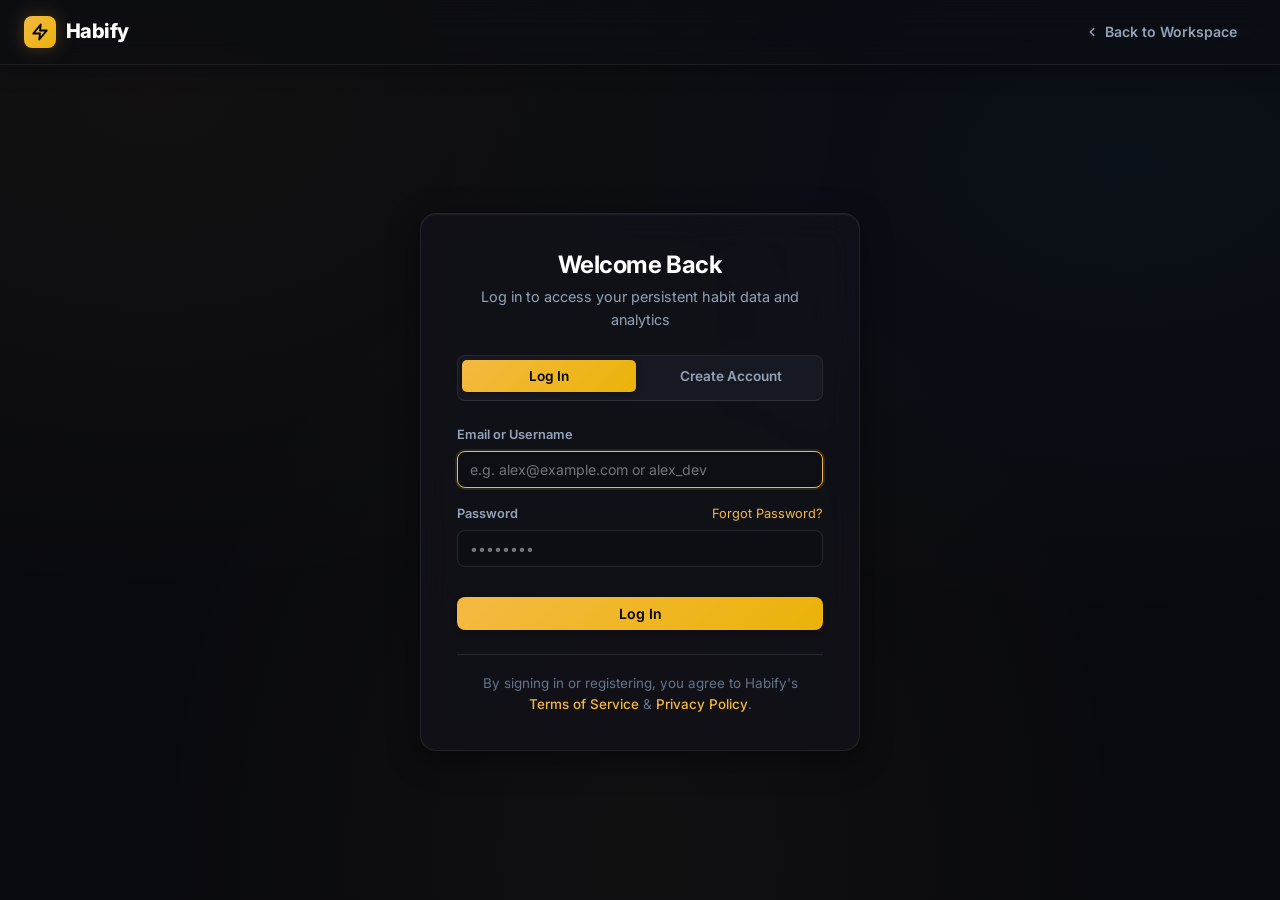
<file: src/main/resources/static/auth.html>
<!DOCTYPE html>
<html lang="en">
<head>
  <meta charset="UTF-8">
  <meta name="viewport" content="width=device-width, initial-scale=1.0">
  <title>Habify — Authentication</title>
  <link rel="stylesheet" href="css/style.css">
  <link rel="preconnect" href="https://fonts.googleapis.com">
  <link rel="preconnect" href="https://fonts.gstatic.com" crossorigin>
  <link href="https://fonts.googleapis.com/css2?family=Inter:wght@400;500;600;700&display=swap" rel="stylesheet">
</head>
<body style="background-color: var(--bg-canvas, #0F0F0F); min-height: 100vh; display: flex; flex-direction: column;">

  <!-- Minimal Header -->
  <header class="site-navbar">
    <div class="container nav-flex">
      <a href="index.html" class="brand-link">
        <div class="brand-flame">
          <svg width="18" height="18" viewBox="0 0 24 24" fill="none" stroke="currentColor" stroke-width="2.5" stroke-linecap="round" stroke-linejoin="round">
            <polygon points="13 2 3 14 12 14 11 22 21 10 12 10 13 2"/>
          </svg>
        </div>
        <span>Habify</span>
      </a>
      <a href="index.html" class="btn btn-ghost" style="font-size: 0.88rem; display: flex; align-items: center; gap: 6px;">
        <svg width="14" height="14" viewBox="0 0 24 24" fill="none" stroke="currentColor" stroke-width="2.5" stroke-linecap="round" stroke-linejoin="round"><polyline points="15 18 9 12 15 6"/></svg>
        Back to Workspace
      </a>
    </div>
  </header>

  <!-- Auth Card Container -->
  <div class="auth-page-container" style="flex: 1; display: flex; align-items: center; justify-content: center; padding: 40px 16px;">
    <div class="auth-box" style="max-width: 440px; width: 100%; background: var(--glass-surface); backdrop-filter: var(--glass-blur); -webkit-backdrop-filter: var(--glass-blur); border: 1px solid var(--glass-border); border-radius: 16px; padding: 36px; box-shadow: 0 8px 32px rgba(0, 0, 0, 0.4), inset 0 1px 0 0 var(--glass-highlight);">
      
      <!-- Email Verification Banner -->
      <div id="verify-status-banner" style="display: none; padding: 14px; border-radius: 8px; margin-bottom: 20px; font-size: 0.9rem; line-height: 1.4;"></div>

      <div class="auth-header" style="text-align: center; margin-bottom: 24px;">
        <h1 id="auth-main-title" style="font-size: 1.5rem; font-weight: 700; color: #ffffff; margin-bottom: 6px;">Welcome Back</h1>
        <p id="auth-main-subtitle" style="font-size: 0.9rem; color: var(--text-secondary, #94a3b8);">Log in to access your persistent habit data and analytics</p>
      </div>

      <!-- Auth Switcher Tabs -->
      <div class="auth-tabs" id="auth-nav-tabs" style="display: flex; gap: 8px; margin-bottom: 24px; border-bottom: 1px solid var(--border-default, #262626); padding-bottom: 8px;">
        <button id="tab-login" class="auth-tab-btn active" onclick="switchAuthMode('login')">Log In</button>
        <button id="tab-register" class="auth-tab-btn" onclick="switchAuthMode('register')">Create Account</button>
      </div>

      <!-- LOGIN FORM -->
      <form id="form-login" onsubmit="submitLogin(event)">
        <div class="form-group">
          <label class="form-label" for="login-identifier">Email or Username</label>
          <input type="text" id="login-identifier" class="form-control" placeholder="e.g. alex@example.com or alex_dev" required autofocus>
        </div>

        <div class="form-group">
          <div style="display: flex; justify-content: space-between; align-items: center; margin-bottom: 6px;">
            <label class="form-label" for="login-pass" style="margin-bottom: 0;">Password</label>
            <a href="javascript:void(0)" onclick="switchAuthMode('forgot')" style="font-size: 0.8rem; color: var(--primary, #F5B942); text-decoration: none;">Forgot Password?</a>
          </div>
          <input type="password" id="login-pass" class="form-control" placeholder="••••••••" required>
        </div>

        <button type="submit" id="btn-login-action" class="btn btn-primary" style="width: 100%; margin-top: 14px; font-weight: 600;">
          Log In
        </button>
      </form>

      <!-- REGISTRATION FORM -->
      <form id="form-register" onsubmit="submitRegister(event)" style="display: none;">
        <div class="form-group">
          <label class="form-label" for="reg-name">Full Name</label>
          <input type="text" id="reg-name" class="form-control" placeholder="Alex Morgan" required>
        </div>

        <div class="form-group">
          <label class="form-label" for="reg-mail">Email Address</label>
          <input type="email" id="reg-mail" class="form-control" placeholder="alex@example.com" required>
        </div>

        <div class="form-group">
          <label class="form-label" for="reg-user">Username</label>
          <input type="text" id="reg-user" class="form-control" placeholder="alex_dev" required>
        </div>

        <div class="form-group">
          <label class="form-label" for="reg-pass">Password (min. 8 chars, letters & numbers)</label>
          <input type="password" id="reg-pass" class="form-control" placeholder="Min. 8 alphanumeric chars" minlength="8" required>
        </div>

        <button type="submit" id="btn-reg-action" class="btn btn-primary" style="width: 100%; margin-top: 14px; font-weight: 600;">
          Create Free Account
        </button>
      </form>

      <!-- FORGOT PASSWORD FORM -->
      <form id="form-forgot" onsubmit="submitForgotPassword(event)" style="display: none;">
        <p style="font-size: 0.88rem; color: var(--text-secondary, #94a3b8); margin-bottom: 16px;">
          Enter the email associated with your Habify account. We'll send a secure password reset link.
        </p>
        <div class="form-group">
          <label class="form-label" for="forgot-email">Account Email</label>
          <input type="email" id="forgot-email" class="form-control" placeholder="alex@example.com" required>
        </div>

        <button type="submit" id="btn-forgot-action" class="btn btn-primary" style="width: 100%; margin-top: 14px; font-weight: 600;">
          Send Reset Instructions
        </button>
        <div style="text-align: center; margin-top: 16px;">
          <a href="javascript:void(0)" onclick="switchAuthMode('login')" style="font-size: 0.85rem; color: var(--text-muted, #64748b); text-decoration: none;">← Back to Log In</a>
        </div>
      </form>

      <!-- RESET PASSWORD FORM -->
      <form id="form-reset" onsubmit="submitResetPassword(event)" style="display: none;">
        <input type="hidden" id="reset-token-val">
        <div class="form-group">
          <label class="form-label" for="reset-pass">New Password (min. 8 chars, letters & numbers)</label>
          <input type="password" id="reset-pass" class="form-control" placeholder="Min. 8 alphanumeric chars" minlength="8" required>
        </div>
        <div class="form-group">
          <label class="form-label" for="reset-pass-confirm">Confirm New Password</label>
          <input type="password" id="reset-pass-confirm" class="form-control" placeholder="Min. 8 alphanumeric chars" minlength="8" required>
        </div>

        <button type="submit" id="btn-reset-action" class="btn btn-primary" style="width: 100%; margin-top: 14px; font-weight: 600;">
          Set New Password
        </button>
      </form>

      <div style="text-align: center; margin-top: 24px; padding-top: 18px; border-top: 1px solid var(--border-default, #333333); font-size: 0.84rem; color: var(--text-muted, #64748B);">
        By signing in or registering, you agree to Habify's<br>
        <a href="terms.html" style="color: var(--primary, #F5B942); text-decoration: none; font-weight: 500;">Terms of Service</a> 
        &amp; 
        <a href="privacy.html" style="color: var(--primary, #F5B942); text-decoration: none; font-weight: 500;">Privacy Policy</a>.
      </div>
    </div>
  </div>

  <script src="js/api.js"></script>
  <script>
    if (API.isAuthenticated() && !window.location.search.includes('verifyToken')) {
      window.location.href = 'index.html';
    }

    function switchAuthMode(mode) {
      const forms = ['form-login', 'form-register', 'form-forgot', 'form-reset'];
      forms.forEach(f => document.getElementById(f).style.display = 'none');

      const tabs = document.getElementById('auth-nav-tabs');
      const tabLogin = document.getElementById('tab-login');
      const tabRegister = document.getElementById('tab-register');
      const title = document.getElementById('auth-main-title');
      const sub = document.getElementById('auth-main-subtitle');

      if (mode === 'login') {
        tabs.style.display = 'flex';
        document.getElementById('form-login').style.display = 'block';
        tabLogin.classList.add('active');
        tabRegister.classList.remove('active');
        title.textContent = 'Welcome Back';
        sub.textContent = 'Log in to access your persistent habit data and analytics';
      } else if (mode === 'register') {
        tabs.style.display = 'flex';
        document.getElementById('form-register').style.display = 'block';
        tabLogin.classList.remove('active');
        tabRegister.classList.add('active');
        title.textContent = 'Create Your Account';
        sub.textContent = 'Build discipline, track habits, and view measurable progress';
      } else if (mode === 'forgot') {
        tabs.style.display = 'none';
        document.getElementById('form-forgot').style.display = 'block';
        title.textContent = 'Reset Password';
        sub.textContent = 'Request a secure link to reset your account password';
      } else if (mode === 'reset') {
        tabs.style.display = 'none';
        document.getElementById('form-reset').style.display = 'block';
        title.textContent = 'Set New Password';
        sub.textContent = 'Enter and confirm your updated password';
      }
    }

    document.addEventListener('DOMContentLoaded', async () => {
      const params = new URLSearchParams(window.location.search);
      const verifyToken = params.get('verifyToken');
      const resetToken = params.get('resetToken');

      // Auto-handle email verification link
      if (verifyToken) {
        const banner = document.getElementById('verify-status-banner');
        banner.style.display = 'block';
        banner.style.background = 'rgba(245, 185, 66, 0.15)';
        banner.style.color = '#F5B942';
        banner.style.border = '1px solid #F5B942';
        banner.textContent = 'Verifying your email token...';

        try {
          const res = await API.auth.verifyEmail(verifyToken);
          banner.style.background = 'rgba(22, 163, 74, 0.15)';
          banner.style.color = '#16A34A';
          banner.style.border = '1px solid #16A34A';
          banner.textContent = '✓ ' + (res.message || 'Email verified successfully! Please log in.');
        } catch (err) {
          banner.style.background = 'rgba(220, 38, 38, 0.15)';
          banner.style.color = '#DC2626';
          banner.style.border = '1px solid #DC2626';
          banner.textContent = '✕ ' + (err.message || 'Verification failed.');
        }
        switchAuthMode('login');
        return;
      }

      // Auto-handle password reset link
      if (resetToken) {
        document.getElementById('reset-token-val').value = resetToken;
        switchAuthMode('reset');
        return;
      }

      if (window.location.hash === '#register') {
        switchAuthMode('register');
      } else {
        switchAuthMode('login');
      }
    });

    async function submitLogin(e) {
      e.preventDefault();
      const loginId = document.getElementById('login-identifier').value.trim();
      const pass = document.getElementById('login-pass').value;
      const btn = document.getElementById('btn-login-action');

      try {
        btn.disabled = true;
        btn.textContent = 'Authenticating...';
        const response = await API.auth.login(loginId, pass);
        API.setSession(response);
        API.showToast('Login successful! Welcome back.', 'success');
        setTimeout(() => window.location.href = 'index.html', 300);
      } catch (err) {
        API.showToast(err.message, 'error');
      } finally {
        btn.disabled = false;
        btn.textContent = 'Log In';
      }
    }

    async function submitRegister(e) {
      e.preventDefault();
      const fullName = document.getElementById('reg-name').value.trim();
      const email = document.getElementById('reg-mail').value.trim();
      const username = document.getElementById('reg-user').value.trim();
      const pass = document.getElementById('reg-pass').value;
      const btn = document.getElementById('btn-reg-action');

      try {
        btn.disabled = true;
        btn.textContent = 'Creating account...';
        const response = await API.auth.register(fullName, email, username, pass);
        API.setSession(response);
        API.showToast('Account created! ' + response.message, 'success');
        setTimeout(() => window.location.href = 'index.html', 500);
      } catch (err) {
        API.showToast(err.message, 'error');
      } finally {
        btn.disabled = false;
        btn.textContent = 'Create Free Account';
      }
    }

    async function submitForgotPassword(e) {
      e.preventDefault();
      const email = document.getElementById('forgot-email').value.trim();
      const btn = document.getElementById('btn-forgot-action');

      try {
        btn.disabled = true;
        btn.textContent = 'Sending...';
        const res = await API.auth.forgotPassword(email);
        API.showToast(res.message, 'success');
        setTimeout(() => switchAuthMode('login'), 1500);
      } catch (err) {
        API.showToast(err.message, 'error');
      } finally {
        btn.disabled = false;
        btn.textContent = 'Send Reset Instructions';
      }
    }

    async function submitResetPassword(e) {
      e.preventDefault();
      const token = document.getElementById('reset-token-val').value;
      const pass = document.getElementById('reset-pass').value;
      const confirm = document.getElementById('reset-pass-confirm').value;
      const btn = document.getElementById('btn-reset-action');

      if (pass !== confirm) {
        API.showToast('Passwords do not match.', 'error');
        return;
      }

      try {
        btn.disabled = true;
        btn.textContent = 'Updating password...';
        const res = await API.auth.resetPassword(token, pass);
        API.showToast(res.message, 'success');
        setTimeout(() => switchAuthMode('login'), 1500);
      } catch (err) {
        API.showToast(err.message, 'error');
      } finally {
        btn.disabled = false;
        btn.textContent = 'Set New Password';
      }
    }
  </script>
</body>
</html>
</file>
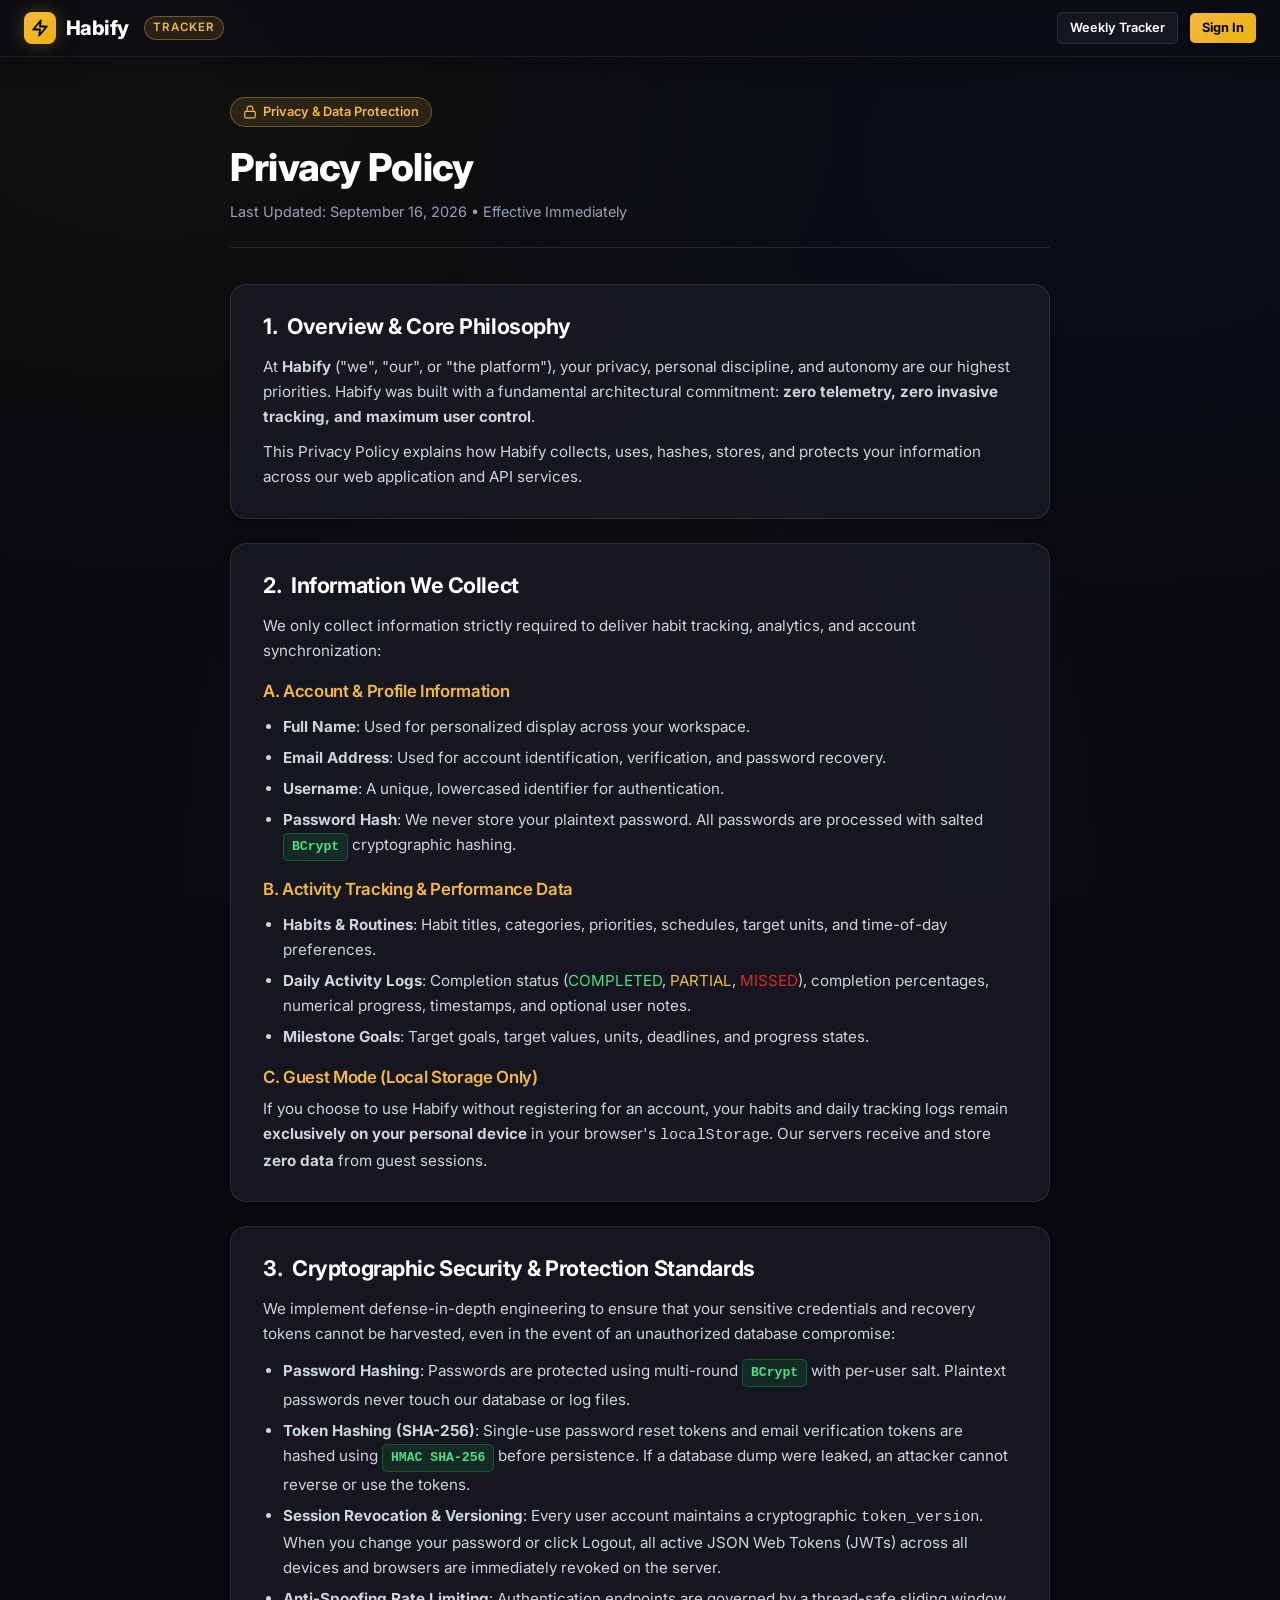
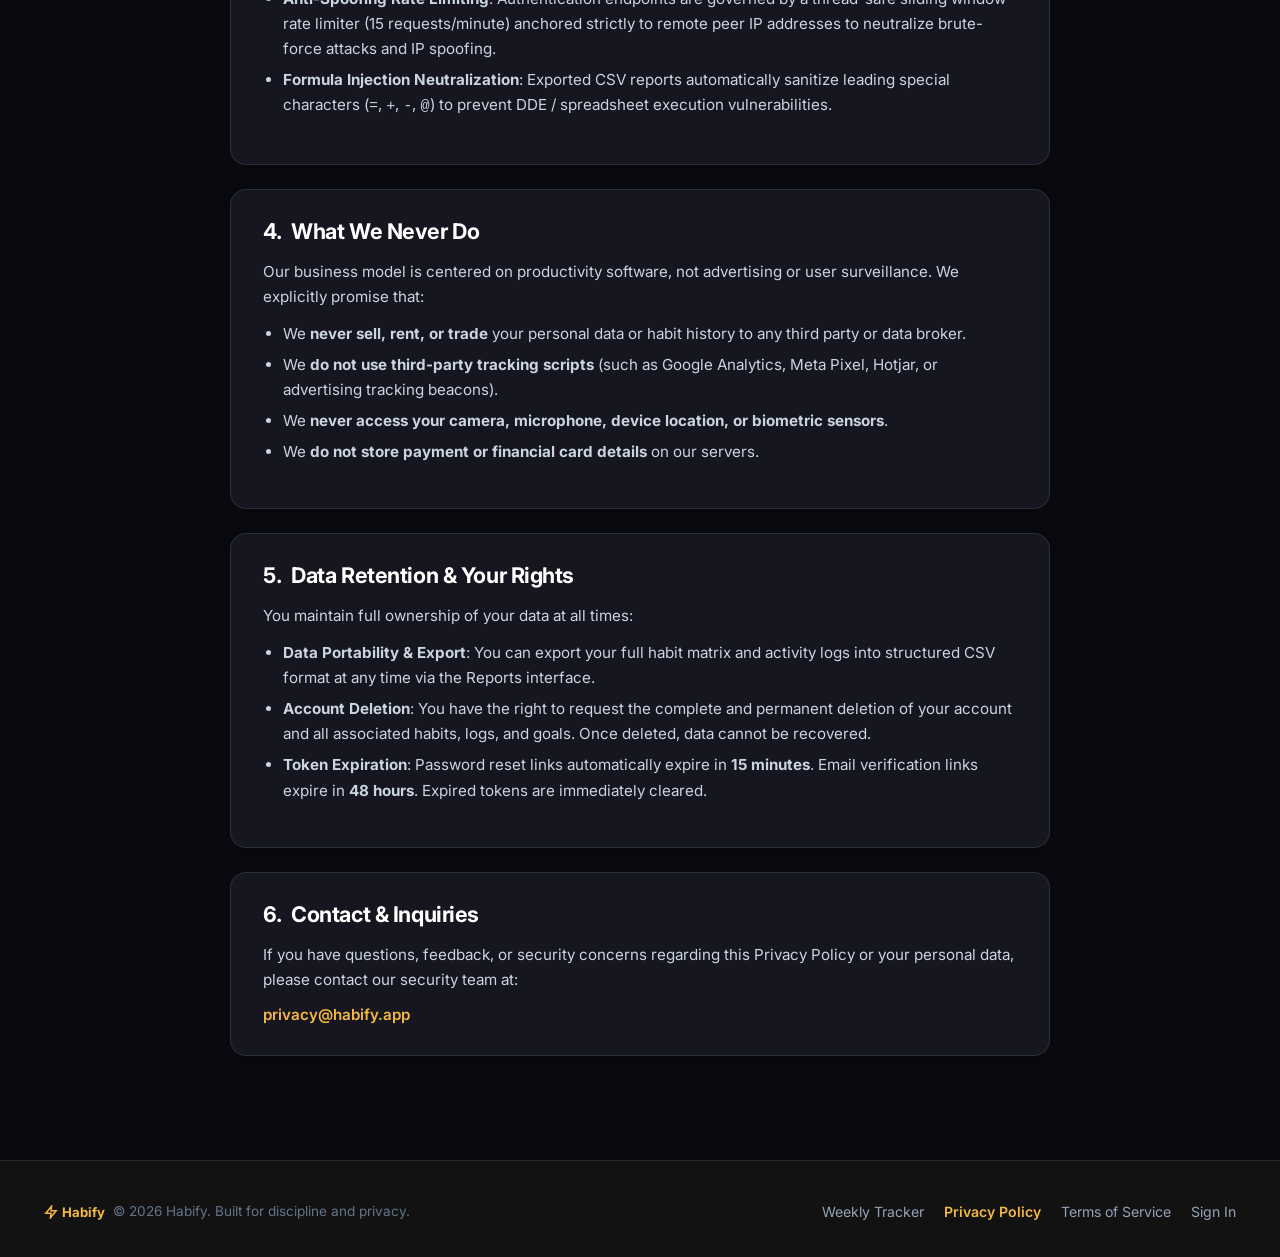
<file: src/main/resources/static/privacy.html>
<!DOCTYPE html>
<html lang="en">
<head>
  <meta charset="UTF-8">
  <meta name="viewport" content="width=device-width, initial-scale=1.0">
  <title>Habify — Privacy Policy</title>
  <meta name="description" content="Habify Privacy Policy. Learn how we protect your personal data, habit tracking logs, and sensitive information with state-of-the-art cryptographic security.">
  <link rel="stylesheet" href="css/style.css">
  <link rel="preconnect" href="https://fonts.googleapis.com">
  <link rel="preconnect" href="https://fonts.gstatic.com" crossorigin>
  <link href="https://fonts.googleapis.com/css2?family=Inter:wght@400;500;600;700;800&display=swap" rel="stylesheet">
  <style>
    .legal-content-wrap {
      max-width: 860px;
      margin: 40px auto 80px;
      padding: 0 20px;
    }
    .legal-hero {
      margin-bottom: 36px;
      padding-bottom: 24px;
      border-bottom: 1px solid var(--border-default, #333333);
    }
    .legal-badge {
      display: inline-flex;
      align-items: center;
      gap: 6px;
      padding: 4px 12px;
      background: var(--primary-light, rgba(245, 185, 66, 0.12));
      border: 1px solid var(--primary-border, rgba(245, 185, 66, 0.4));
      color: var(--primary, #F5B942);
      border-radius: var(--radius-pill, 9999px);
      font-size: 0.8rem;
      font-weight: 600;
      margin-bottom: 16px;
    }
    .legal-title {
      font-size: 2.4rem;
      font-weight: 800;
      color: #FFFFFF;
      letter-spacing: -0.02em;
      margin-bottom: 10px;
    }
    .legal-meta {
      color: var(--text-secondary, #94A3B8);
      font-size: 0.9rem;
    }
    .legal-card {
      background: var(--bg-card, #1F1F1F);
      border: 1px solid var(--border-default, #333333);
      border-radius: var(--radius-lg, 14px);
      padding: 28px 32px;
      margin-bottom: 24px;
      box-shadow: var(--shadow-sm, 0 1px 2px rgba(0,0,0,0.25));
    }
    .legal-card h2 {
      font-size: 1.35rem;
      font-weight: 700;
      color: #FFFFFF;
      margin-bottom: 14px;
      display: flex;
      align-items: center;
      gap: 10px;
    }
    .legal-card h3 {
      font-size: 1.05rem;
      font-weight: 600;
      color: var(--primary, #F5B942);
      margin: 18px 0 8px;
    }
    .legal-card p, .legal-card li {
      color: #CBD5E1;
      font-size: 0.95rem;
      line-height: 1.65;
    }
    .legal-card ul {
      margin: 12px 0 16px 20px;
    }
    .legal-card li {
      margin-bottom: 6px;
    }
    .security-pill {
      display: inline-block;
      padding: 2px 8px;
      background: rgba(22, 163, 74, 0.15);
      border: 1px solid rgba(22, 163, 74, 0.4);
      color: #4ade80;
      border-radius: var(--radius-xs, 4px);
      font-size: 0.82rem;
      font-family: monospace;
      font-weight: 600;
    }
    .site-footer {
      background: #121212;
      border-top: 1px solid var(--border-default, #333333);
      padding: 40px 20px;
      margin-top: auto;
    }
    .footer-flex {
      display: flex;
      justify-content: space-between;
      align-items: center;
      flex-wrap: wrap;
      gap: 20px;
    }
    .footer-links {
      display: flex;
      gap: 20px;
      align-items: center;
    }
    .footer-links a {
      color: var(--text-secondary, #94A3B8);
      text-decoration: none;
      font-size: 0.88rem;
      transition: color var(--transition-fast, 0.15s ease);
    }
    .footer-links a:hover {
      color: var(--primary, #F5B942);
    }
  </style>
</head>
<body style="background-color: var(--bg-canvas, #0F0F0F); color: var(--text-primary, #FFFFFF); min-height: 100vh; display: flex; flex-direction: column;">

  <!-- Top Navigation Header -->
  <header class="site-navbar">
    <div class="container nav-flex">
      <a href="index.html" class="brand-link">
        <div class="brand-flame">
          <svg width="18" height="18" viewBox="0 0 24 24" fill="none" stroke="currentColor" stroke-width="2.5" stroke-linecap="round" stroke-linejoin="round"><polygon points="13 2 3 14 12 14 11 22 21 10 12 10 13 2"/></svg>
        </div>
        <span>Habify</span>
        <span class="brand-tagline">Tracker</span>
      </a>

      <div style="display: flex; gap: 12px; align-items: center;">
        <a href="index.html" class="btn btn-secondary btn-sm">Weekly Tracker</a>
        <a href="auth.html#login" class="btn btn-primary btn-sm">Sign In</a>
      </div>
    </div>
  </header>

  <!-- Main Legal Document Body -->
  <main class="legal-content-wrap">
    <div class="legal-hero">
      <div class="legal-badge" style="display: inline-flex; align-items: center; gap: 6px;">
        <svg width="14" height="14" viewBox="0 0 24 24" fill="none" stroke="currentColor" stroke-width="2" stroke-linecap="round" stroke-linejoin="round"><rect x="3" y="11" width="18" height="11" rx="2" ry="2"/><path d="M7 11V7a5 5 0 0 1 10 0v4"/></svg>
        Privacy & Data Protection
      </div>
      <h1 class="legal-title">Privacy Policy</h1>
      <p class="legal-meta">Last Updated: September 16, 2026 • Effective Immediately</p>
    </div>

    <!-- Section 1: Overview -->
    <div class="legal-card">
      <h2><span>1.</span> Overview & Core Philosophy</h2>
      <p>
        At <strong>Habify</strong> ("we", "our", or "the platform"), your privacy, personal discipline, and autonomy are our highest priorities. 
        Habify was built with a fundamental architectural commitment: <strong>zero telemetry, zero invasive tracking, and maximum user control</strong>.
      </p>
      <p style="margin-top: 10px;">
        This Privacy Policy explains how Habify collects, uses, hashes, stores, and protects your information across our web application and API services.
      </p>
    </div>

    <!-- Section 2: Data We Collect -->
    <div class="legal-card">
      <h2><span>2.</span> Information We Collect</h2>
      <p>We only collect information strictly required to deliver habit tracking, analytics, and account synchronization:</p>
      
      <h3>A. Account & Profile Information</h3>
      <ul>
        <li><strong>Full Name</strong>: Used for personalized display across your workspace.</li>
        <li><strong>Email Address</strong>: Used for account identification, verification, and password recovery.</li>
        <li><strong>Username</strong>: A unique, lowercased identifier for authentication.</li>
        <li><strong>Password Hash</strong>: We never store your plaintext password. All passwords are processed with salted <span class="security-pill">BCrypt</span> cryptographic hashing.</li>
      </ul>

      <h3>B. Activity Tracking & Performance Data</h3>
      <ul>
        <li><strong>Habits & Routines</strong>: Habit titles, categories, priorities, schedules, target units, and time-of-day preferences.</li>
        <li><strong>Daily Activity Logs</strong>: Completion status (<span style="color:#4ade80;">COMPLETED</span>, <span style="color:#F5B942;">PARTIAL</span>, <span style="color:#DC2626;">MISSED</span>), completion percentages, numerical progress, timestamps, and optional user notes.</li>
        <li><strong>Milestone Goals</strong>: Target goals, target values, units, deadlines, and progress states.</li>
      </ul>

      <h3>C. Guest Mode (Local Storage Only)</h3>
      <p>
        If you choose to use Habify without registering for an account, your habits and daily tracking logs remain <strong>exclusively on your personal device</strong> in your browser's <code>localStorage</code>. Our servers receive and store <strong>zero data</strong> from guest sessions.
      </p>
    </div>

    <!-- Section 3: Cryptographic Security -->
    <div class="legal-card">
      <h2><span>3.</span> Cryptographic Security & Protection Standards</h2>
      <p>We implement defense-in-depth engineering to ensure that your sensitive credentials and recovery tokens cannot be harvested, even in the event of an unauthorized database compromise:</p>
      <ul>
        <li><strong>Password Hashing</strong>: Passwords are protected using multi-round <span class="security-pill">BCrypt</span> with per-user salt. Plaintext passwords never touch our database or log files.</li>
        <li><strong>Token Hashing (SHA-256)</strong>: Single-use password reset tokens and email verification tokens are hashed using <span class="security-pill">HMAC SHA-256</span> before persistence. If a database dump were leaked, an attacker cannot reverse or use the tokens.</li>
        <li><strong>Session Revocation & Versioning</strong>: Every user account maintains a cryptographic <code>token_version</code>. When you change your password or click Logout, all active JSON Web Tokens (JWTs) across all devices and browsers are immediately revoked on the server.</li>
        <li><strong>Anti-Spoofing Rate Limiting</strong>: Authentication endpoints are governed by a thread-safe sliding window rate limiter (15 requests/minute) anchored strictly to remote peer IP addresses to neutralize brute-force attacks and IP spoofing.</li>
        <li><strong>Formula Injection Neutralization</strong>: Exported CSV reports automatically sanitize leading special characters (<code>=</code>, <code>+</code>, <code>-</code>, <code>@</code>) to prevent DDE / spreadsheet execution vulnerabilities.</li>
      </ul>
    </div>

    <!-- Section 4: What We Never Do -->
    <div class="legal-card">
      <h2><span>4.</span> What We Never Do</h2>
      <p>Our business model is centered on productivity software, not advertising or user surveillance. We explicitly promise that:</p>
      <ul>
        <li>We <strong>never sell, rent, or trade</strong> your personal data or habit history to any third party or data broker.</li>
        <li>We <strong>do not use third-party tracking scripts</strong> (such as Google Analytics, Meta Pixel, Hotjar, or advertising tracking beacons).</li>
        <li>We <strong>never access your camera, microphone, device location, or biometric sensors</strong>.</li>
        <li>We <strong>do not store payment or financial card details</strong> on our servers.</li>
      </ul>
    </div>

    <!-- Section 5: Data Retention & Deletion -->
    <div class="legal-card">
      <h2><span>5.</span> Data Retention & Your Rights</h2>
      <p>You maintain full ownership of your data at all times:</p>
      <ul>
        <li><strong>Data Portability & Export</strong>: You can export your full habit matrix and activity logs into structured CSV format at any time via the Reports interface.</li>
        <li><strong>Account Deletion</strong>: You have the right to request the complete and permanent deletion of your account and all associated habits, logs, and goals. Once deleted, data cannot be recovered.</li>
        <li><strong>Token Expiration</strong>: Password reset links automatically expire in <strong>15 minutes</strong>. Email verification links expire in <strong>48 hours</strong>. Expired tokens are immediately cleared.</li>
      </ul>
    </div>

    <!-- Section 6: Contact Us -->
    <div class="legal-card">
      <h2><span>6.</span> Contact & Inquiries</h2>
      <p>
        If you have questions, feedback, or security concerns regarding this Privacy Policy or your personal data, please contact our security team at:
      </p>
      <p style="margin-top: 10px; color: var(--primary, #F5B942); font-weight: 600;">
        privacy@habify.app
      </p>
    </div>
  </main>

  <!-- Site Footer -->
  <footer class="site-footer">
    <div class="container footer-flex">
      <div style="display: flex; align-items: center; gap: 8px;">
        <span style="color: var(--primary, #F5B942); font-weight: 700; display: inline-flex; align-items: center; gap: 4px;">
          <svg width="14" height="14" viewBox="0 0 24 24" fill="none" stroke="currentColor" stroke-width="2.5"><polygon points="13 2 3 14 12 14 11 22 21 10 12 10 13 2"/></svg>
          Habify
        </span>
        <span style="color: var(--text-muted, #64748B); font-size: 0.85rem;">© 2026 Habify. Built for discipline and privacy.</span>
      </div>
      <div class="footer-links">
        <a href="index.html">Weekly Tracker</a>
        <a href="privacy.html" style="color: var(--primary, #F5B942); font-weight: 600;">Privacy Policy</a>
        <a href="terms.html">Terms of Service</a>
        <a href="auth.html#login">Sign In</a>
      </div>
    </div>
  </footer>

</body>
</html>
</file>
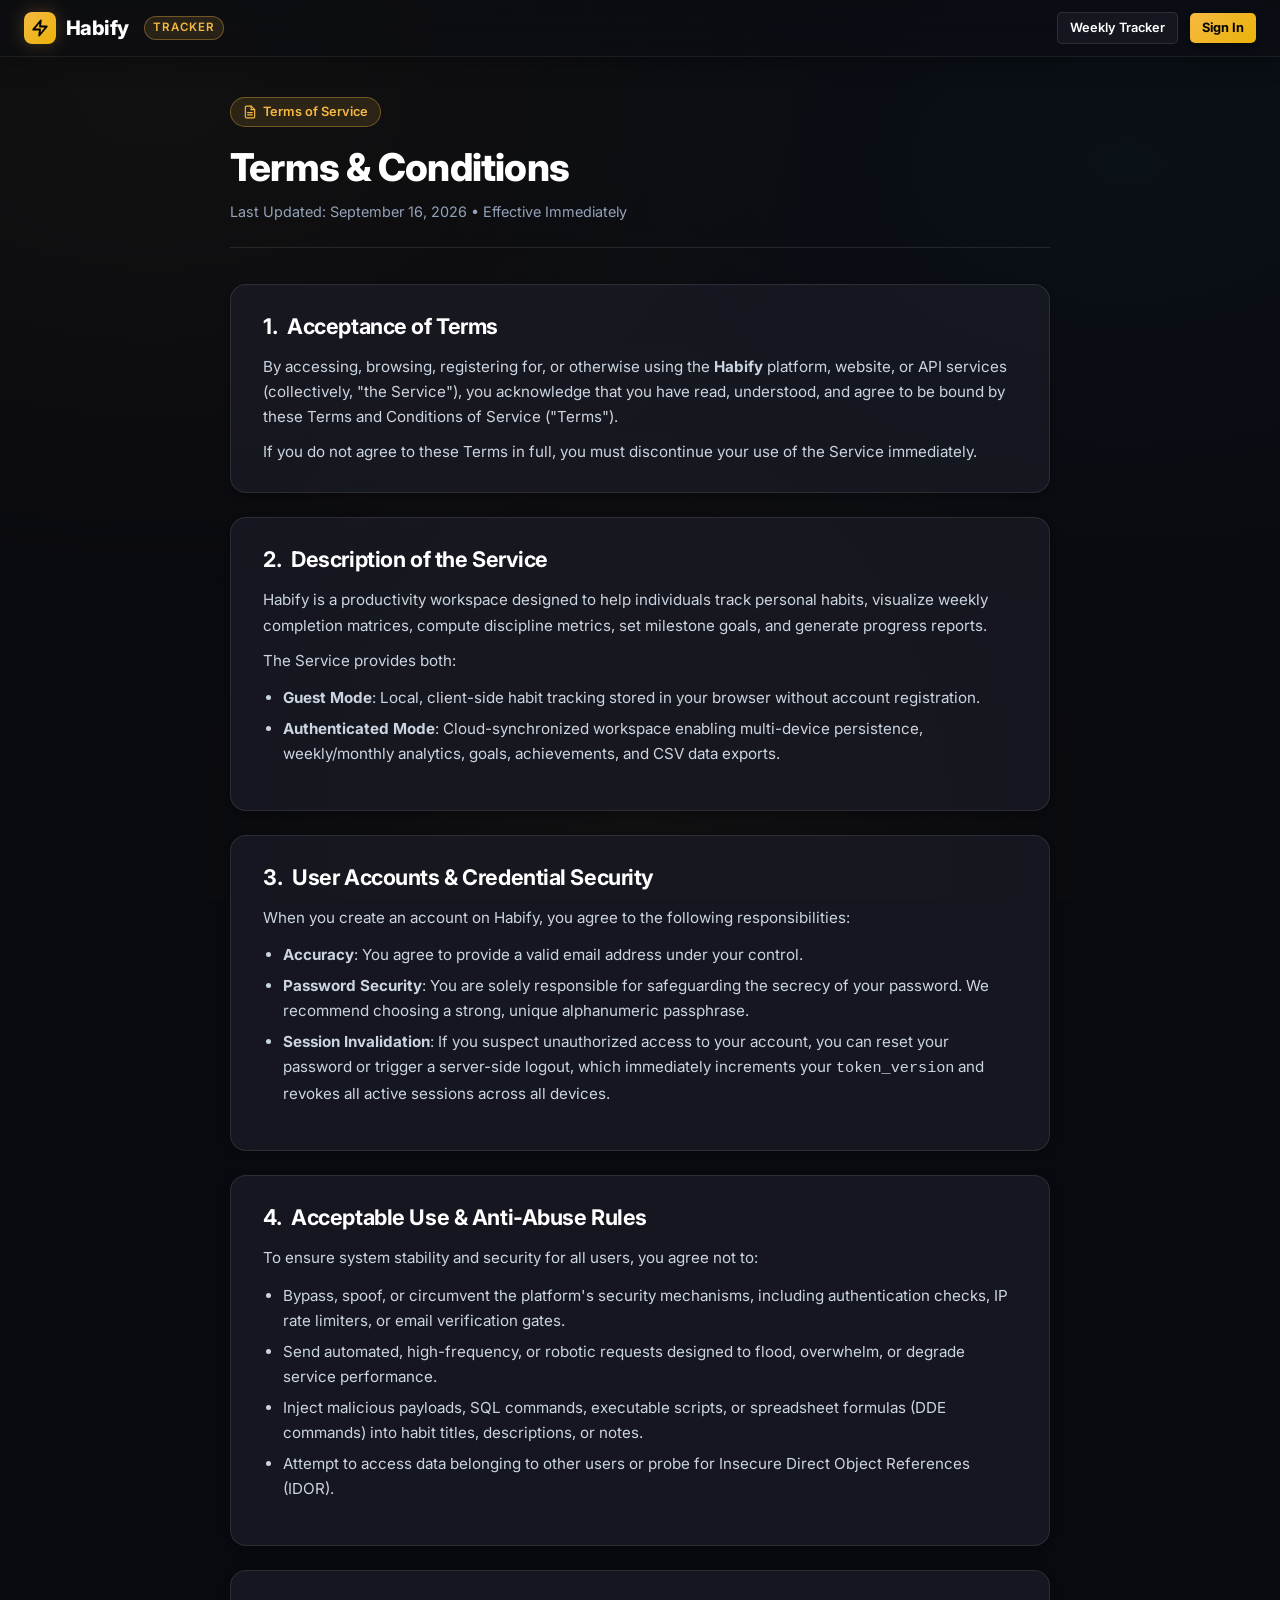
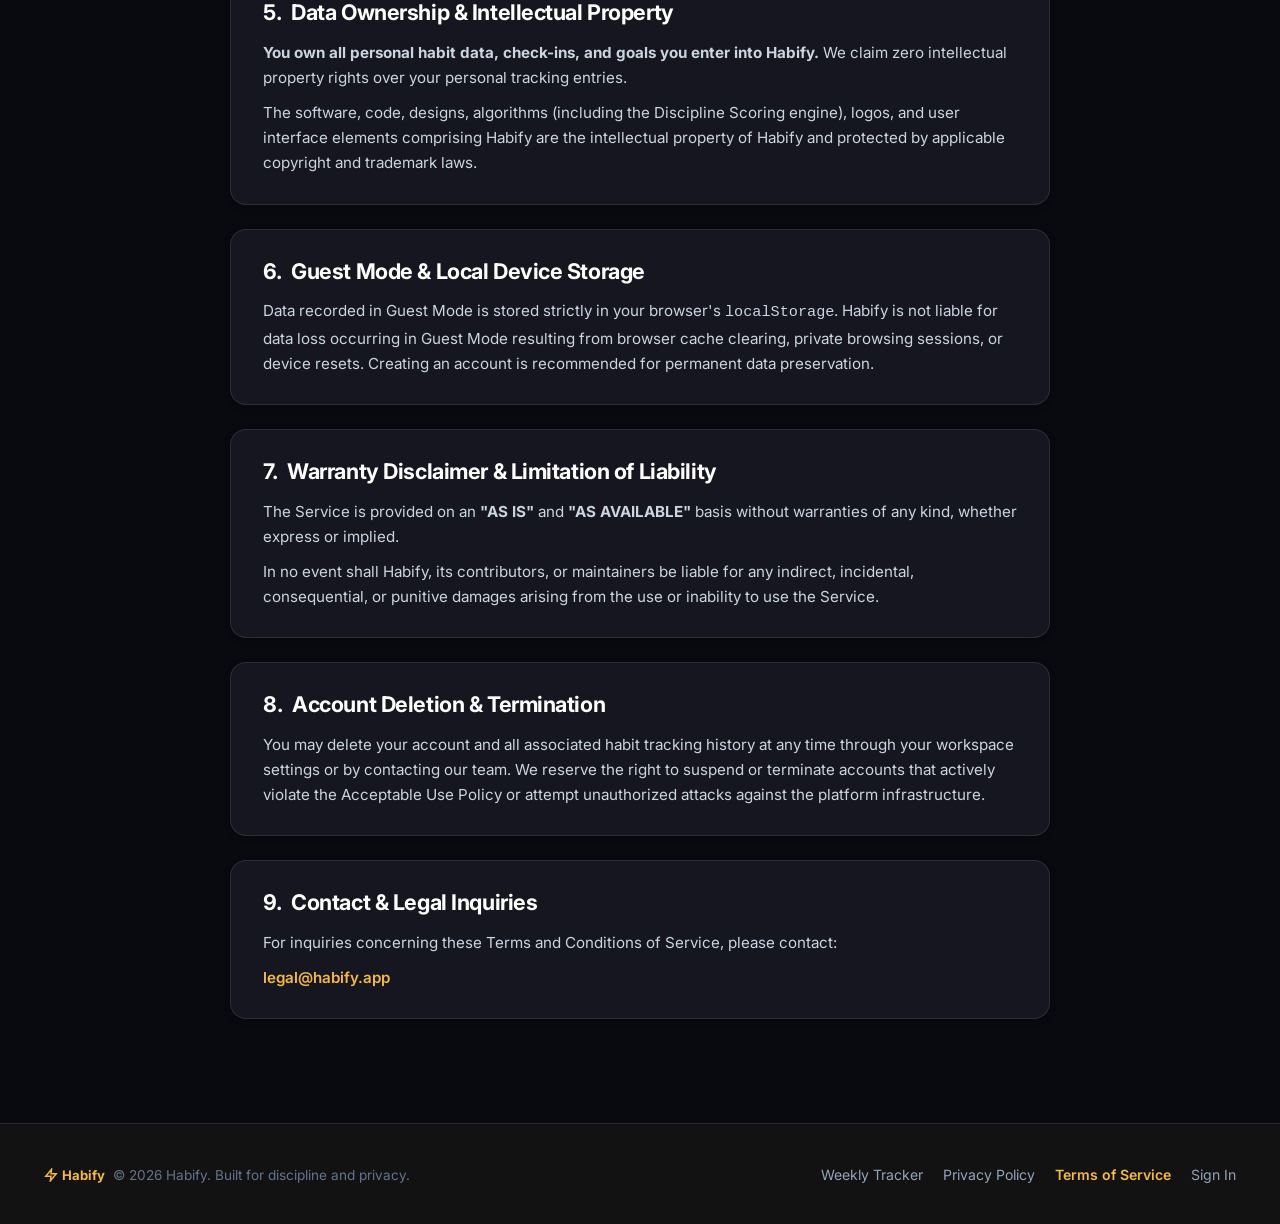
<file: src/main/resources/static/terms.html>
<!DOCTYPE html>
<html lang="en">
<head>
  <meta charset="UTF-8">
  <meta name="viewport" content="width=device-width, initial-scale=1.0">
  <title>Habify — Terms of Service</title>
  <meta name="description" content="Habify Terms and Conditions of Service. Understand the rules, user ownership rights, acceptable use policies, and operational agreements.">
  <link rel="stylesheet" href="css/style.css">
  <link rel="preconnect" href="https://fonts.googleapis.com">
  <link rel="preconnect" href="https://fonts.gstatic.com" crossorigin>
  <link href="https://fonts.googleapis.com/css2?family=Inter:wght@400;500;600;700;800&display=swap" rel="stylesheet">
  <style>
    .legal-content-wrap {
      max-width: 860px;
      margin: 40px auto 80px;
      padding: 0 20px;
    }
    .legal-hero {
      margin-bottom: 36px;
      padding-bottom: 24px;
      border-bottom: 1px solid var(--border-default, #333333);
    }
    .legal-badge {
      display: inline-flex;
      align-items: center;
      gap: 6px;
      padding: 4px 12px;
      background: var(--primary-light, rgba(245, 185, 66, 0.12));
      border: 1px solid var(--primary-border, rgba(245, 185, 66, 0.4));
      color: var(--primary, #F5B942);
      border-radius: var(--radius-pill, 9999px);
      font-size: 0.8rem;
      font-weight: 600;
      margin-bottom: 16px;
    }
    .legal-title {
      font-size: 2.4rem;
      font-weight: 800;
      color: #FFFFFF;
      letter-spacing: -0.02em;
      margin-bottom: 10px;
    }
    .legal-meta {
      color: var(--text-secondary, #94A3B8);
      font-size: 0.9rem;
    }
    .legal-card {
      background: var(--bg-card, #1F1F1F);
      border: 1px solid var(--border-default, #333333);
      border-radius: var(--radius-lg, 14px);
      padding: 28px 32px;
      margin-bottom: 24px;
      box-shadow: var(--shadow-sm, 0 1px 2px rgba(0,0,0,0.25));
    }
    .legal-card h2 {
      font-size: 1.35rem;
      font-weight: 700;
      color: #FFFFFF;
      margin-bottom: 14px;
      display: flex;
      align-items: center;
      gap: 10px;
    }
    .legal-card h3 {
      font-size: 1.05rem;
      font-weight: 600;
      color: var(--primary, #F5B942);
      margin: 18px 0 8px;
    }
    .legal-card p, .legal-card li {
      color: #CBD5E1;
      font-size: 0.95rem;
      line-height: 1.65;
    }
    .legal-card ul {
      margin: 12px 0 16px 20px;
    }
    .legal-card li {
      margin-bottom: 6px;
    }
    .site-footer {
      background: #121212;
      border-top: 1px solid var(--border-default, #333333);
      padding: 40px 20px;
      margin-top: auto;
    }
    .footer-flex {
      display: flex;
      justify-content: space-between;
      align-items: center;
      flex-wrap: wrap;
      gap: 20px;
    }
    .footer-links {
      display: flex;
      gap: 20px;
      align-items: center;
    }
    .footer-links a {
      color: var(--text-secondary, #94A3B8);
      text-decoration: none;
      font-size: 0.88rem;
      transition: color var(--transition-fast, 0.15s ease);
    }
    .footer-links a:hover {
      color: var(--primary, #F5B942);
    }
  </style>
</head>
<body style="background-color: var(--bg-canvas, #0F0F0F); color: var(--text-primary, #FFFFFF); min-height: 100vh; display: flex; flex-direction: column;">

  <!-- Top Navigation Header -->
  <header class="site-navbar">
    <div class="container nav-flex">
      <a href="index.html" class="brand-link">
        <div class="brand-flame">
          <svg width="18" height="18" viewBox="0 0 24 24" fill="none" stroke="currentColor" stroke-width="2.5" stroke-linecap="round" stroke-linejoin="round"><polygon points="13 2 3 14 12 14 11 22 21 10 12 10 13 2"/></svg>
        </div>
        <span>Habify</span>
        <span class="brand-tagline">Tracker</span>
      </a>

      <div style="display: flex; gap: 12px; align-items: center;">
        <a href="index.html" class="btn btn-secondary btn-sm">Weekly Tracker</a>
        <a href="auth.html#login" class="btn btn-primary btn-sm">Sign In</a>
      </div>
    </div>
  </header>

  <!-- Main Legal Document Body -->
  <main class="legal-content-wrap">
    <div class="legal-hero">
      <div class="legal-badge" style="display: inline-flex; align-items: center; gap: 6px;">
        <svg width="14" height="14" viewBox="0 0 24 24" fill="none" stroke="currentColor" stroke-width="2" stroke-linecap="round" stroke-linejoin="round"><path d="M14 2H6a2 2 0 0 0-2 2v16a2 2 0 0 0 2 2h12a2 2 0 0 0 2-2V8z"/><polyline points="14 2 14 8 20 8"/><line x1="16" y1="13" x2="8" y2="13"/><line x1="16" y1="17" x2="8" y2="17"/></svg>
        Terms of Service
      </div>
      <h1 class="legal-title">Terms & Conditions</h1>
      <p class="legal-meta">Last Updated: September 16, 2026 • Effective Immediately</p>
    </div>

    <!-- Section 1: Acceptance -->
    <div class="legal-card">
      <h2><span>1.</span> Acceptance of Terms</h2>
      <p>
        By accessing, browsing, registering for, or otherwise using the <strong>Habify</strong> platform, website, or API services (collectively, "the Service"), you acknowledge that you have read, understood, and agree to be bound by these Terms and Conditions of Service ("Terms").
      </p>
      <p style="margin-top: 10px;">
        If you do not agree to these Terms in full, you must discontinue your use of the Service immediately.
      </p>
    </div>

    <!-- Section 2: Service Description -->
    <div class="legal-card">
      <h2><span>2.</span> Description of the Service</h2>
      <p>
        Habify is a productivity workspace designed to help individuals track personal habits, visualize weekly completion matrices, compute discipline metrics, set milestone goals, and generate progress reports.
      </p>
      <p style="margin-top: 10px;">
        The Service provides both:
      </p>
      <ul>
        <li><strong>Guest Mode</strong>: Local, client-side habit tracking stored in your browser without account registration.</li>
        <li><strong>Authenticated Mode</strong>: Cloud-synchronized workspace enabling multi-device persistence, weekly/monthly analytics, goals, achievements, and CSV data exports.</li>
      </ul>
    </div>

    <!-- Section 3: Account Responsibility -->
    <div class="legal-card">
      <h2><span>3.</span> User Accounts & Credential Security</h2>
      <p>When you create an account on Habify, you agree to the following responsibilities:</p>
      <ul>
        <li><strong>Accuracy</strong>: You agree to provide a valid email address under your control.</li>
        <li><strong>Password Security</strong>: You are solely responsible for safeguarding the secrecy of your password. We recommend choosing a strong, unique alphanumeric passphrase.</li>
        <li><strong>Session Invalidation</strong>: If you suspect unauthorized access to your account, you can reset your password or trigger a server-side logout, which immediately increments your <code>token_version</code> and revokes all active sessions across all devices.</li>
      </ul>
    </div>

    <!-- Section 4: Acceptable Use Policy -->
    <div class="legal-card">
      <h2><span>4.</span> Acceptable Use & Anti-Abuse Rules</h2>
      <p>To ensure system stability and security for all users, you agree not to:</p>
      <ul>
        <li>Bypass, spoof, or circumvent the platform's security mechanisms, including authentication checks, IP rate limiters, or email verification gates.</li>
        <li>Send automated, high-frequency, or robotic requests designed to flood, overwhelm, or degrade service performance.</li>
        <li>Inject malicious payloads, SQL commands, executable scripts, or spreadsheet formulas (DDE commands) into habit titles, descriptions, or notes.</li>
        <li>Attempt to access data belonging to other users or probe for Insecure Direct Object References (IDOR).</li>
      </ul>
    </div>

    <!-- Section 5: Data Ownership -->
    <div class="legal-card">
      <h2><span>5.</span> Data Ownership & Intellectual Property</h2>
      <p>
        <strong>You own all personal habit data, check-ins, and goals you enter into Habify.</strong> We claim zero intellectual property rights over your personal tracking entries.
      </p>
      <p style="margin-top: 10px;">
        The software, code, designs, algorithms (including the Discipline Scoring engine), logos, and user interface elements comprising Habify are the intellectual property of Habify and protected by applicable copyright and trademark laws.
      </p>
    </div>

    <!-- Section 6: Guest Storage Disclaimer -->
    <div class="legal-card">
      <h2><span>6.</span> Guest Mode & Local Device Storage</h2>
      <p>
        Data recorded in Guest Mode is stored strictly in your browser's <code>localStorage</code>. Habify is not liable for data loss occurring in Guest Mode resulting from browser cache clearing, private browsing sessions, or device resets. Creating an account is recommended for permanent data preservation.
      </p>
    </div>

    <!-- Section 7: Limitation of Liability -->
    <div class="legal-card">
      <h2><span>7.</span> Warranty Disclaimer & Limitation of Liability</h2>
      <p>
        The Service is provided on an <strong>"AS IS"</strong> and <strong>"AS AVAILABLE"</strong> basis without warranties of any kind, whether express or implied.
      </p>
      <p style="margin-top: 10px;">
        In no event shall Habify, its contributors, or maintainers be liable for any indirect, incidental, consequential, or punitive damages arising from the use or inability to use the Service.
      </p>
    </div>

    <!-- Section 8: Termination -->
    <div class="legal-card">
      <h2><span>8.</span> Account Deletion & Termination</h2>
      <p>
        You may delete your account and all associated habit tracking history at any time through your workspace settings or by contacting our team. We reserve the right to suspend or terminate accounts that actively violate the Acceptable Use Policy or attempt unauthorized attacks against the platform infrastructure.
      </p>
    </div>

    <!-- Section 9: Contact Information -->
    <div class="legal-card">
      <h2><span>9.</span> Contact & Legal Inquiries</h2>
      <p>
        For inquiries concerning these Terms and Conditions of Service, please contact:
      </p>
      <p style="margin-top: 10px; color: var(--primary, #F5B942); font-weight: 600;">
        legal@habify.app
      </p>
    </div>
  </main>

  <!-- Site Footer -->
  <footer class="site-footer">
    <div class="container footer-flex">
      <div style="display: flex; align-items: center; gap: 8px;">
        <span style="color: var(--primary, #F5B942); font-weight: 700; display: inline-flex; align-items: center; gap: 4px;">
          <svg width="14" height="14" viewBox="0 0 24 24" fill="none" stroke="currentColor" stroke-width="2.5"><polygon points="13 2 3 14 12 14 11 22 21 10 12 10 13 2"/></svg>
          Habify
        </span>
        <span style="color: var(--text-muted, #64748B); font-size: 0.85rem;">© 2026 Habify. Built for discipline and privacy.</span>
      </div>
      <div class="footer-links">
        <a href="index.html">Weekly Tracker</a>
        <a href="privacy.html">Privacy Policy</a>
        <a href="terms.html" style="color: var(--primary, #F5B942); font-weight: 600;">Terms of Service</a>
        <a href="auth.html#login">Sign In</a>
      </div>
    </div>
  </footer>

</body>
</html>
</file>
<file: src/main/resources/static/css/style.css>
/* ==========================================================================
   Habify - Modern Black & Warm Yellow Productivity Design System
   ========================================================================== */

:root {
  /* Surface & Canvas Colors */
  --bg-canvas: #090a0f;
  --bg-surface: rgba(20, 21, 28, 0.72);
  --bg-card: rgba(28, 30, 40, 0.65);
  --bg-card-hover: rgba(38, 41, 54, 0.75);
  --bg-card-active: rgba(45, 49, 64, 0.85);
  --bg-input: rgba(15, 16, 22, 0.85);
  --bg-cell: rgba(20, 21, 28, 0.6);
  --bg-cell-hover: rgba(35, 38, 50, 0.75);
  
  /* Glassmorphic Tokens */
  --glass-surface: rgba(18, 19, 26, 0.72);
  --glass-card: rgba(26, 28, 38, 0.65);
  --glass-border: rgba(255, 255, 255, 0.08);
  --glass-border-focus: rgba(245, 185, 66, 0.45);
  --glass-highlight: rgba(255, 255, 255, 0.06);
  --glass-blur: blur(16px) saturate(180%);
  
  /* Text & Content Hierarchy */
  --text-primary: #FFFFFF;
  --text-secondary: #94A3B8;
  --text-muted: #64748B;
  --text-dim: #475569;
  
  /* Brand Accent: Warm Yellow #F5B942 */
  --primary: #F5B942;
  --primary-hover: #fcd34d;
  --primary-light: rgba(245, 185, 66, 0.12);
  --primary-border: rgba(245, 185, 66, 0.35);
  --primary-text-on: #090a0f;
  
  --yellow-accent: #F5B942;
  --yellow-light: #fde68a;
  --yellow-dim: rgba(245, 185, 66, 0.15);
  --primary-gradient: linear-gradient(135deg, #F5B942 0%, #eab308 100%);

  /* Status Colors (Muted, Functional Semantics) */
  --status-completed: #16A34A;
  --status-completed-bg: rgba(22, 163, 74, 0.15);
  --status-completed-border: rgba(22, 163, 74, 0.35);
  --status-completed-text: #4ade80;

  --status-green: #16A34A;
  --status-green-bg: rgba(22, 163, 74, 0.15);
  --status-green-border: rgba(22, 163, 74, 0.35);

  --status-partial: #F5B942;
  --status-partial-bg: rgba(245, 185, 66, 0.14);
  --status-partial-border: rgba(245, 185, 66, 0.35);

  --status-missed: #EF4444;
  --status-missed-bg: rgba(239, 68, 68, 0.12);
  --status-missed-border: rgba(239, 68, 68, 0.35);

  --status-neutral: #64748B;
  --status-neutral-bg: rgba(100, 116, 139, 0.15);
  --status-neutral-border: rgba(100, 116, 139, 0.25);

  --status-rest: #475569;
  --status-rest-bg: rgba(30, 41, 59, 0.35);

  /* Accents */
  --accent-streak: #F5B942;
  --accent-blue: #38bdf8;
  
  /* Borders & Dividers */
  --border-subtle: rgba(255, 255, 255, 0.07);
  --border-default: rgba(255, 255, 255, 0.1);
  --border-focus: #F5B942;
  --border-table: rgba(255, 255, 255, 0.06);
  
  /* Geometry & Layout */
  --radius-xs: 5px;
  --radius-sm: 8px;
  --radius-md: 12px;
  --radius-lg: 16px;
  --radius-xl: 20px;
  --radius-pill: 9999px;
  
  /* Shadows & Depth */
  --shadow-sm: 0 2px 6px rgba(0, 0, 0, 0.3);
  --shadow-md: 0 6px 18px rgba(0, 0, 0, 0.35);
  --shadow-lg: 0 12px 36px rgba(0, 0, 0, 0.45);
  --shadow-glass: 0 8px 32px 0 rgba(0, 0, 0, 0.37), inset 0 1px 0 0 rgba(255, 255, 255, 0.08);
  --shadow-yellow: 0 0 20px rgba(245, 185, 66, 0.25);
  
  /* Typography */
  --font-family: 'Inter', -apple-system, BlinkMacSystemFont, 'Segoe UI', Roboto, Helvetica, Arial, sans-serif;
  --transition-fast: 0.15s cubic-bezier(0.4, 0, 0.2, 1);
  --transition-smooth: 0.2s cubic-bezier(0.4, 0, 0.2, 1);
}

/* ==========================================================================
   Base Styles & Reset
   ========================================================================== */

* {
  margin: 0;
  padding: 0;
  box-sizing: border-box;
}

html {
  scroll-behavior: smooth;
  color-scheme: dark;
}

body {
  font-family: var(--font-family);
  background-color: var(--bg-canvas);
  background-image: 
    radial-gradient(at 12% 10%, rgba(245, 185, 66, 0.04) 0px, transparent 45%),
    radial-gradient(at 88% 18%, rgba(56, 189, 248, 0.035) 0px, transparent 45%),
    radial-gradient(at 50% 95%, rgba(245, 185, 66, 0.03) 0px, transparent 55%);
  background-attachment: fixed;
  color: var(--text-primary);
  line-height: 1.55;
  min-height: 100vh;
  -webkit-font-smoothing: antialiased;
  -moz-osx-font-smoothing: grayscale;
  display: flex;
  flex-direction: column;
}

h1, h2, h3, h4, h5, h6 {
  color: #ffffff;
  font-weight: 700;
  line-height: 1.25;
  letter-spacing: -0.02em;
}

p {
  color: var(--text-secondary);
}

a {
  color: var(--text-primary);
  text-decoration: none;
  transition: color var(--transition-fast);
}

button, input, select, textarea {
  font-family: inherit;
  font-size: inherit;
}

/* Container */
.container {
  max-width: 1440px;
  margin: 0 auto;
  padding: 0 24px;
  width: 100%;
}

.container-narrow {
  max-width: 960px;
  margin: 0 auto;
  padding: 0 24px;
}

/* ==========================================================================
   Navigation Bar (Header with Glassmorphism)
   ========================================================================== */

.site-navbar {
  position: sticky;
  top: 0;
  z-index: 1000;
  background: rgba(12, 13, 18, 0.78);
  backdrop-filter: var(--glass-blur);
  -webkit-backdrop-filter: var(--glass-blur);
  border-bottom: 1px solid var(--border-subtle);
  box-shadow: 0 4px 24px rgba(0, 0, 0, 0.28);
  padding: 12px 0;
}

.nav-flex {
  display: flex;
  justify-content: space-between;
  align-items: center;
}

.brand-link {
  display: flex;
  align-items: center;
  gap: 10px;
  font-size: 1.25rem;
  font-weight: 800;
  color: #ffffff;
  letter-spacing: -0.03em;
}

.brand-flame {
  width: 32px;
  height: 32px;
  background: var(--primary-gradient);
  border-radius: var(--radius-sm);
  display: flex;
  align-items: center;
  justify-content: center;
  box-shadow: var(--shadow-yellow);
  color: #000;
  flex-shrink: 0;
}

.brand-tagline {
  font-size: 0.72rem;
  font-weight: 600;
  color: var(--primary);
  letter-spacing: 0.08em;
  text-transform: uppercase;
  background: var(--primary-light);
  padding: 2px 8px;
  border-radius: var(--radius-pill);
  border: 1px solid var(--primary-border);
  margin-left: 6px;
}

.nav-menu {
  display: flex;
  align-items: center;
  gap: 8px;
}

.nav-link {
  color: var(--text-secondary);
  font-size: 0.88rem;
  font-weight: 500;
  padding: 6px 14px;
  border-radius: var(--radius-sm);
  transition: all var(--transition-fast);
  display: flex;
  align-items: center;
  gap: 6px;
}

.nav-link:hover {
  color: #ffffff;
  background: var(--bg-card);
}

.nav-link.active {
  color: var(--primary);
  background: var(--primary-light);
  font-weight: 600;
}

.nav-lock-badge {
  font-size: 0.72rem;
  background: rgba(255, 255, 255, 0.08);
  padding: 1px 6px;
  border-radius: 4px;
  color: var(--text-muted);
}

.nav-actions {
  display: flex;
  align-items: center;
  gap: 12px;
}

.user-badge-pill {
  display: flex;
  align-items: center;
  gap: 8px;
  background: var(--bg-card);
  border: 1px solid var(--border-default);
  padding: 6px 14px;
  border-radius: var(--radius-pill);
  font-size: 0.85rem;
  font-weight: 600;
  color: var(--text-primary);
}

.user-avatar-circle {
  width: 22px;
  height: 22px;
  border-radius: 50%;
  background: var(--primary);
  color: #000;
  font-weight: 800;
  display: flex;
  align-items: center;
  justify-content: center;
  font-size: 0.72rem;
}

/* ==========================================================================
   Buttons & Action Elements
   ========================================================================== */

.btn {
  display: inline-flex;
  align-items: center;
  justify-content: center;
  gap: 8px;
  font-weight: 600;
  font-size: 0.88rem;
  padding: 8px 18px;
  border-radius: var(--radius-sm);
  cursor: pointer;
  transition: all var(--transition-fast);
  border: 1px solid transparent;
  text-decoration: none;
  white-space: nowrap;
}

.btn-primary {
  background: var(--primary-gradient);
  color: #000000;
  border: none;
  font-weight: 700;
  box-shadow: var(--shadow-sm);
}

.btn-primary:hover {
  background: linear-gradient(135deg, #fcd34d 0%, #eab308 100%);
  transform: translateY(-1px);
  box-shadow: var(--shadow-yellow);
  color: #000000;
}

.btn-primary:active {
  transform: translateY(0);
}

.btn-secondary {
  background: var(--bg-card);
  color: var(--text-primary);
  border: 1px solid var(--border-default);
}

.btn-secondary:hover {
  background: var(--bg-card-hover);
  border-color: var(--border-focus);
  color: #ffffff;
}

.btn-ghost {
  background: transparent;
  color: var(--text-secondary);
  border: 1px solid transparent;
}

.btn-ghost:hover {
  color: #ffffff;
  background: var(--bg-card);
}

.btn-sm {
  padding: 5px 12px;
  font-size: 0.8rem;
  border-radius: var(--radius-xs);
}

.btn-lg {
  padding: 12px 26px;
  font-size: 1rem;
  border-radius: var(--radius-md);
}

.btn-icon {
  width: 34px;
  height: 34px;
  padding: 0;
  display: inline-flex;
  align-items: center;
  justify-content: center;
  border-radius: var(--radius-sm);
}

.btn-danger {
  background: var(--status-missed-bg);
  color: var(--status-missed);
  border-color: var(--status-missed-border);
}

.btn-danger:hover {
  background: var(--status-missed);
  color: #ffffff;
}

/* ==========================================================================
   Top Summary KPI Cards (Compact Header)
   ========================================================================== */

.summary-strip {
  margin-top: 20px;
  margin-bottom: 20px;
}

.summary-kpi-grid {
  display: grid;
  grid-template-columns: 1.4fr 1fr 1fr 1fr 1.2fr;
  gap: 14px;
}

.summary-card {
  background: var(--glass-card);
  backdrop-filter: var(--glass-blur);
  -webkit-backdrop-filter: var(--glass-blur);
  border: 1px solid var(--glass-border);
  border-radius: var(--radius-md);
  padding: 16px 18px;
  display: flex;
  align-items: center;
  gap: 14px;
  position: relative;
  overflow: hidden;
  box-shadow: 0 4px 20px rgba(0, 0, 0, 0.25), inset 0 1px 0 0 var(--glass-highlight);
  transition: all var(--transition-fast);
}

.summary-card:hover {
  border-color: rgba(245, 185, 66, 0.35);
  transform: translateY(-2px);
  box-shadow: 0 8px 24px rgba(0, 0, 0, 0.4), 0 0 16px rgba(245, 185, 66, 0.08);
}

.summary-card-today {
  border-top: 1px solid rgba(245, 185, 66, 0.3);
  border-left: 3px solid var(--primary);
  background: linear-gradient(135deg, rgba(245, 185, 66, 0.08) 0%, var(--glass-card) 100%);
}

.summary-icon-box {
  width: 42px;
  height: 42px;
  border-radius: var(--radius-sm);
  background: rgba(255, 255, 255, 0.04);
  border: 1px solid rgba(255, 255, 255, 0.08);
  display: flex;
  align-items: center;
  justify-content: center;
  flex-shrink: 0;
  color: var(--text-secondary);
}

.icon-yellow {
  background: rgba(245, 185, 66, 0.12);
  border-color: rgba(245, 185, 66, 0.35);
  color: var(--primary);
}

.summary-content {
  flex: 1;
  min-width: 0;
}

.summary-label {
  font-size: 0.72rem;
  font-weight: 700;
  text-transform: uppercase;
  letter-spacing: 0.07em;
  color: var(--text-muted);
  margin-bottom: 2px;
  display: flex;
  align-items: center;
  justify-content: space-between;
}

.summary-value {
  font-size: 1.35rem;
  font-weight: 800;
  color: #ffffff;
  letter-spacing: -0.03em;
  font-feature-settings: "tnum";
  line-height: 1.2;
}

.summary-value.highlight-yellow {
  color: var(--yellow-accent);
}

.summary-subtext {
  font-size: 0.74rem;
  color: var(--text-secondary);
  margin-top: 2px;
  white-space: nowrap;
  overflow: hidden;
  text-overflow: ellipsis;
}

.mini-progress-track {
  width: 100%;
  height: 5px;
  background: rgba(255, 255, 255, 0.08);
  border-radius: var(--radius-pill);
  margin-top: 6px;
  overflow: hidden;
}

.mini-progress-fill {
  height: 100%;
  background: var(--primary-gradient);
  border-radius: var(--radius-pill);
  transition: width 0.4s ease;
}

/* ==========================================================================
   Tracker Toolbar & Controls (Glassmorphic)
   ========================================================================== */

.tracker-toolbar {
  background: var(--glass-surface);
  backdrop-filter: var(--glass-blur);
  -webkit-backdrop-filter: var(--glass-blur);
  border: 1px solid var(--glass-border);
  border-radius: var(--radius-md);
  padding: 12px 18px;
  margin-bottom: 16px;
  display: flex;
  align-items: center;
  justify-content: space-between;
  flex-wrap: wrap;
  gap: 14px;
  box-shadow: 0 4px 20px rgba(0, 0, 0, 0.2), inset 0 1px 0 0 var(--glass-highlight);
}

.toolbar-left {
  display: flex;
  align-items: center;
  gap: 16px;
  flex-wrap: wrap;
}

.week-navigator {
  display: flex;
  align-items: center;
  gap: 4px;
  background: rgba(15, 16, 22, 0.6);
  padding: 4px;
  border-radius: var(--radius-sm);
  border: 1px solid var(--border-subtle);
}

.week-nav-btn {
  background: transparent;
  border: none;
  color: var(--text-secondary);
  width: 28px;
  height: 28px;
  display: flex;
  align-items: center;
  justify-content: center;
  border-radius: var(--radius-xs);
  cursor: pointer;
  transition: all var(--transition-fast);
}

.week-nav-btn:hover {
  color: #ffffff;
  background: rgba(255, 255, 255, 0.08);
}

.week-label-display {
  font-size: 0.85rem;
  font-weight: 700;
  color: #ffffff;
  padding: 0 10px;
  letter-spacing: -0.01em;
}

.week-today-btn {
  background: rgba(255, 255, 255, 0.04);
  border: 1px solid var(--border-subtle);
  color: var(--text-secondary);
  font-size: 0.78rem;
  font-weight: 600;
  padding: 5px 12px;
  border-radius: var(--radius-xs);
  cursor: pointer;
  transition: all var(--transition-fast);
}

.week-today-btn:hover {
  color: var(--primary);
  border-color: var(--primary-border);
  background: var(--primary-light);
}

/* Category Filter Pills (Clean Text & Badges) */
.filter-shelf {
  display: flex;
  align-items: center;
  gap: 6px;
  overflow-x: auto;
  padding-bottom: 2px;
}

.filter-pill {
  background: rgba(255, 255, 255, 0.03);
  border: 1px solid rgba(255, 255, 255, 0.07);
  color: var(--text-secondary);
  font-size: 0.8rem;
  font-weight: 500;
  padding: 5px 13px;
  border-radius: var(--radius-pill);
  cursor: pointer;
  transition: all var(--transition-fast);
  white-space: nowrap;
}

.filter-pill:hover {
  color: #ffffff;
  background: rgba(255, 255, 255, 0.08);
  border-color: rgba(255, 255, 255, 0.15);
}

.filter-pill.active {
  background: rgba(245, 185, 66, 0.15);
  color: var(--yellow-accent);
  border-color: rgba(245, 185, 66, 0.4);
  font-weight: 600;
  box-shadow: 0 0 14px rgba(245, 185, 66, 0.18);
}

.toolbar-right {
  display: flex;
  align-items: center;
  gap: 10px;
}

/* ==========================================================================
   HORIZONTAL WEEKLY HABIT TRACKER TABLE (Glassmorphic)
   ========================================================================== */

.tracker-wrapper {
  background: var(--glass-surface);
  backdrop-filter: var(--glass-blur);
  -webkit-backdrop-filter: var(--glass-blur);
  border: 1px solid var(--glass-border);
  border-radius: var(--radius-lg);
  overflow: hidden;
  box-shadow: 0 8px 32px rgba(0, 0, 0, 0.35), inset 0 1px 0 0 var(--glass-highlight);
  margin-bottom: 24px;
}

/* Dedicated Glassmorphic Onboarding State (When habits.length === 0) */
.tracker-onboarding {
  padding: 60px 24px;
  text-align: center;
  display: flex;
  flex-direction: column;
  align-items: center;
  justify-content: center;
  background: radial-gradient(circle at 50% 30%, rgba(245, 185, 66, 0.08) 0%, transparent 65%);
}

.onboarding-icon-ring {
  width: 72px;
  height: 72px;
  border-radius: 50%;
  background: rgba(245, 185, 66, 0.1);
  border: 1px solid rgba(245, 185, 66, 0.3);
  box-shadow: 0 0 25px rgba(245, 185, 66, 0.15);
  display: flex;
  align-items: center;
  justify-content: center;
  color: var(--primary);
  margin-bottom: 20px;
  animation: pulseGlow 3s ease-in-out infinite alternate;
}

@keyframes pulseGlow {
  0% { transform: scale(1); box-shadow: 0 0 15px rgba(245, 185, 66, 0.12); }
  100% { transform: scale(1.05); box-shadow: 0 0 30px rgba(245, 185, 66, 0.28); }
}

.onboarding-title {
  font-size: 1.4rem;
  font-weight: 700;
  color: #ffffff;
  margin-bottom: 8px;
  letter-spacing: -0.02em;
}

.onboarding-desc {
  font-size: 0.92rem;
  color: var(--text-secondary);
  max-width: 490px;
  line-height: 1.55;
  margin-bottom: 26px;
}

.onboarding-actions {
  display: flex;
  align-items: center;
  gap: 12px;
  flex-wrap: wrap;
  justify-content: center;
}

.filter-empty-cell {
  padding: 44px 20px;
  text-align: center;
  background: rgba(255, 255, 255, 0.015);
}

.filter-empty-box {
  display: inline-flex;
  align-items: center;
  justify-content: center;
  background: rgba(255, 255, 255, 0.03);
  border: 1px solid var(--border-subtle);
  border-radius: var(--radius-pill);
  padding: 8px 18px;
}

.tracker-scroll-container {
  overflow-x: auto;
  position: relative;
  -webkit-overflow-scrolling: touch;
}

.tracker-table {
  width: 100%;
  border-collapse: separate;
  border-spacing: 0;
  min-width: 1100px;
  text-align: left;
}

/* Table Header */
.tracker-table thead th {
  background: var(--bg-surface);
  color: var(--text-secondary);
  font-size: 0.74rem;
  font-weight: 700;
  text-transform: uppercase;
  letter-spacing: 0.07em;
  padding: 14px 12px;
  border-bottom: 1px solid var(--border-default);
  border-right: 1px solid var(--border-subtle);
  position: sticky;
  top: 0;
  z-index: 10;
  user-select: none;
}

.tracker-table thead th:last-child {
  border-right: none;
}

.th-task-col {
  width: 290px;
  min-width: 290px;
  padding-left: 20px !important;
  background: var(--bg-surface) !important;
  position: sticky;
  left: 0;
  z-index: 20 !important;
}

.th-completion-col {
  width: 130px;
  min-width: 130px;
  text-align: center !important;
}

.th-day-col {
  width: 86px;
  min-width: 86px;
  text-align: center !important;
}

.th-day-header-box {
  display: flex;
  flex-direction: column;
  align-items: center;
  gap: 2px;
}

.th-day-name {
  font-size: 0.74rem;
  font-weight: 700;
  color: var(--text-secondary);
}

.th-day-date {
  font-size: 0.78rem;
  font-weight: 600;
  color: var(--text-primary);
  background: var(--bg-card);
  padding: 1px 8px;
  border-radius: var(--radius-pill);
  border: 1px solid var(--border-subtle);
}

/* Highlight Today Column Header */
.th-day-col.is-today {
  background: rgba(245, 158, 11, 0.08) !important;
  border-bottom: 2px solid var(--primary);
}

.th-day-col.is-today .th-day-name {
  color: var(--yellow-accent);
}

.th-day-col.is-today .th-day-date {
  background: var(--primary);
  color: #000000;
  font-weight: 800;
}

.th-weekly-col {
  width: 140px;
  min-width: 140px;
  text-align: center !important;
  background: rgba(245, 158, 11, 0.03) !important;
}

/* Table Body Rows */
.tracker-table tbody tr {
  transition: background var(--transition-fast);
}

.tracker-table tbody tr:hover {
  background: var(--bg-card-hover);
}

.tracker-table tbody td {
  padding: 10px 12px;
  border-bottom: 1px solid var(--border-default);
  border-right: 1px solid var(--border-subtle);
  vertical-align: middle;
}

.tracker-table tbody td:last-child {
  border-right: none;
}

/* Sticky Task Column Cell */
.td-task-cell {
  position: sticky;
  left: 0;
  background: var(--bg-surface);
  z-index: 5;
  padding-left: 20px !important;
  box-shadow: 2px 0 6px rgba(0, 0, 0, 0.25);
}

.tracker-table tbody tr:hover .td-task-cell {
  background: var(--bg-card-hover);
}

.task-info-card {
  display: flex;
  align-items: center;
  gap: 12px;
}

.task-category-icon {
  width: 32px;
  height: 32px;
  border-radius: var(--radius-sm);
  background: var(--bg-card);
  border: 1px solid var(--border-subtle);
  display: flex;
  align-items: center;
  justify-content: center;
  font-size: 1.05rem;
  flex-shrink: 0;
}

.task-details {
  flex: 1;
  min-width: 0;
}

.task-title-line {
  display: flex;
  align-items: center;
  gap: 8px;
}

.task-title {
  font-size: 0.92rem;
  font-weight: 600;
  color: #ffffff;
  white-space: nowrap;
  overflow: hidden;
  text-overflow: ellipsis;
  max-width: 170px;
}

.task-priority-dot {
  width: 6px;
  height: 6px;
  border-radius: 50%;
  flex-shrink: 0;
}

.prio-high { background: #ef4444; }
.prio-med { background: #f59e0b; }
.prio-low { background: #10b981; }

.task-meta-line {
  display: flex;
  align-items: center;
  gap: 8px;
  font-size: 0.73rem;
  color: var(--text-muted);
  margin-top: 1px;
}

.task-streak-pill {
  color: var(--yellow-accent);
  font-weight: 600;
  display: flex;
  align-items: center;
  gap: 2px;
}

/* Habit Completion Percentage Column Cell */
.td-completion-cell {
  text-align: center;
}

.completion-bar-wrapper {
  display: flex;
  flex-direction: column;
  align-items: center;
  gap: 4px;
}

.completion-num {
  font-size: 0.86rem;
  font-weight: 800;
  color: #ffffff;
  font-feature-settings: "tnum";
}

.completion-track {
  width: 76px;
  height: 6px;
  background: rgba(255, 255, 255, 0.08);
  border-radius: var(--radius-pill);
  overflow: hidden;
}

.completion-fill {
  height: 100%;
  border-radius: var(--radius-pill);
  transition: width 0.3s ease;
}

.fill-high { background: #10b981; }
.fill-med { background: #f59e0b; }
.fill-low { background: #64748b; }
.fill-zero { background: transparent; }

/* Interactive Day Cells */
.td-day-cell {
  text-align: center;
  padding: 6px !important;
}

.td-day-cell.is-today {
  background: rgba(245, 158, 11, 0.04);
}

.tracker-table tbody tr:hover .td-day-cell.is-today {
  background: rgba(245, 158, 11, 0.08);
}

.status-cell-btn {
  width: 100%;
  height: 44px;
  border-radius: var(--radius-sm);
  background: var(--bg-cell);
  border: 1px solid var(--border-default);
  display: flex;
  flex-direction: column;
  align-items: center;
  justify-content: center;
  cursor: pointer;
  transition: all var(--transition-fast);
  user-select: none;
  position: relative;
  color: var(--text-muted);
}

.status-cell-btn:hover {
  background: var(--bg-cell-hover);
  border-color: var(--border-focus);
  transform: translateY(-1px);
}

.status-cell-btn:active {
  transform: scale(0.95);
}

/* Status Cell Variants */
.status-cell-btn.state-completed {
  background: var(--status-completed-bg);
  border-color: var(--status-completed-border);
  color: var(--yellow-accent);
  box-shadow: 0 0 10px rgba(251, 191, 36, 0.15);
}

.status-cell-btn.state-completed .cell-icon {
  font-size: 1.15rem;
  font-weight: 800;
  color: var(--yellow-accent);
}

.status-cell-btn.state-partial {
  background: var(--status-partial-bg);
  border-color: var(--status-partial-border);
  color: var(--primary);
}

.status-cell-btn.state-partial .cell-icon {
  font-size: 0.95rem;
  font-weight: 700;
}

.status-cell-btn.state-partial .cell-pct-tag {
  font-size: 0.64rem;
  font-weight: 700;
  color: var(--primary);
  margin-top: -2px;
}

.status-cell-btn.state-missed {
  background: var(--status-missed-bg);
  border-color: var(--status-missed-border);
  color: var(--status-missed);
}

.status-cell-btn.state-missed .cell-icon {
  font-size: 1.1rem;
  font-weight: 700;
}

.status-cell-btn.state-pending {
  background: var(--bg-cell);
  border-color: rgba(255, 255, 255, 0.08);
  color: var(--text-dim);
}

.status-cell-btn.state-pending:hover {
  color: var(--text-secondary);
  border-color: rgba(255, 255, 255, 0.2);
}

.status-cell-btn.state-rest {
  background: var(--status-rest-bg);
  border: 1px dashed rgba(255, 255, 255, 0.08);
  color: var(--text-dim);
  cursor: pointer;
  opacity: 0.6;
}

.status-cell-btn.state-rest:hover {
  opacity: 1;
  border-color: var(--border-default);
}

.cell-icon {
  line-height: 1;
}

/* Dopamine animation on completion */
@keyframes popComplete {
  0% { transform: scale(0.85); }
  50% { transform: scale(1.18); filter: brightness(1.3); }
  100% { transform: scale(1); }
}

.status-cell-btn.just-completed {
  animation: popComplete 0.28s cubic-bezier(0.175, 0.885, 0.32, 1.275);
}

/* Row Action Button (...) */
.row-actions-btn {
  background: transparent;
  border: none;
  color: var(--text-dim);
  cursor: pointer;
  padding: 4px;
  border-radius: var(--radius-xs);
  transition: color var(--transition-fast);
}

.row-actions-btn:hover {
  color: var(--text-primary);
  background: var(--bg-card);
}

/* Weekly Total Column Cell */
.td-weekly-cell {
  text-align: center;
  background: rgba(245, 158, 11, 0.02);
}

.weekly-pct-badge {
  display: inline-flex;
  align-items: center;
  justify-content: center;
  padding: 4px 10px;
  border-radius: var(--radius-pill);
  font-size: 0.84rem;
  font-weight: 800;
  font-feature-settings: "tnum";
  background: var(--bg-card);
  border: 1px solid var(--border-default);
  color: #ffffff;
}

.weekly-pct-badge.high {
  background: var(--primary-light);
  border-color: var(--primary-border);
  color: var(--yellow-accent);
}

/* Table Footer Row: DAILY COMPLETION */
.tracker-table tfoot td {
  background: #0d1017;
  padding: 14px 12px;
  border-top: 2px solid var(--border-default);
  border-right: 1px solid var(--border-subtle);
  vertical-align: middle;
}

.tracker-table tfoot td:last-child {
  border-right: none;
}

.tf-label-cell {
  position: sticky;
  left: 0;
  background: #0d1017 !important;
  z-index: 15;
  padding-left: 20px !important;
}

.daily-comp-header {
  display: flex;
  align-items: center;
  gap: 8px;
}

.daily-comp-tag {
  font-size: 0.76rem;
  font-weight: 800;
  letter-spacing: 0.06em;
  text-transform: uppercase;
  color: var(--text-primary);
}

.tf-day-comp-cell {
  text-align: center;
}

.tf-day-comp-cell.is-today {
  background: rgba(245, 158, 11, 0.08) !important;
}

.daily-pct-box {
  display: flex;
  flex-direction: column;
  align-items: center;
  gap: 3px;
}

.daily-pct-val {
  font-size: 0.88rem;
  font-weight: 800;
  color: #ffffff;
  font-feature-settings: "tnum";
}

.daily-pct-box.is-today .daily-pct-val {
  color: var(--yellow-accent);
}

.daily-gauge-bar {
  width: 38px;
  height: 4px;
  background: rgba(255, 255, 255, 0.08);
  border-radius: var(--radius-pill);
  overflow: hidden;
}

.daily-gauge-fill {
  height: 100%;
  background: var(--primary-gradient);
  border-radius: var(--radius-pill);
  transition: width 0.3s ease;
}

.tf-weekly-total-cell {
  text-align: center;
  background: rgba(245, 158, 11, 0.06) !important;
}

.weekly-grand-total {
  display: inline-flex;
  flex-direction: column;
  align-items: center;
  gap: 2px;
}

.weekly-grand-pct {
  font-size: 1.15rem;
  font-weight: 800;
  color: var(--yellow-accent);
  letter-spacing: -0.02em;
}

.weekly-grand-label {
  font-size: 0.65rem;
  font-weight: 700;
  text-transform: uppercase;
  color: var(--text-muted);
}

/* Empty State Box */
.empty-table-banner {
  padding: 48px 24px;
  text-align: center;
  display: flex;
  flex-direction: column;
  align-items: center;
  justify-content: center;
  gap: 12px;
}

.empty-icon-lg {
  font-size: 2.5rem;
  margin-bottom: 4px;
}

/* ==========================================================================
   Legend Bar & Interaction Guide
   ========================================================================== */

.tracker-legend-bar {
  display: flex;
  align-items: center;
  justify-content: space-between;
  background: var(--bg-surface);
  border: 1px solid var(--border-default);
  border-radius: var(--radius-md);
  padding: 10px 18px;
  font-size: 0.78rem;
  color: var(--text-muted);
  flex-wrap: wrap;
  gap: 12px;
  margin-bottom: 24px;
}

.legend-items {
  display: flex;
  align-items: center;
  gap: 16px;
  flex-wrap: wrap;
}

.legend-item {
  display: flex;
  align-items: center;
  gap: 6px;
}

.legend-badge {
  display: inline-flex;
  align-items: center;
  justify-content: center;
  width: 22px;
  height: 22px;
  border-radius: var(--radius-xs);
  font-size: 0.78rem;
  font-weight: 700;
}

/* ==========================================================================
   Modal Dialogs
   ========================================================================== */

.modal-backdrop {
  position: fixed;
  top: 0;
  left: 0;
  width: 100vw;
  height: 100vh;
  background: rgba(0, 0, 0, 0.78);
  backdrop-filter: blur(8px);
  -webkit-backdrop-filter: blur(8px);
  display: flex;
  align-items: center;
  justify-content: center;
  z-index: 2000;
  padding: 20px;
}

.modal-backdrop[style*="display: none"] {
  display: none !important;
  opacity: 0;
  pointer-events: none;
}

.modal-backdrop:not([style*="display: none"]),
.modal-backdrop.open {
  opacity: 1;
  pointer-events: auto;
}

.modal-dialog, .modal-card {
  background: var(--bg-surface, #171717);
  border: 1px solid var(--border-default, #333333);
  border-radius: var(--radius-lg, 14px);
  width: 100%;
  max-width: 520px;
  box-shadow: var(--shadow-lg, 0 12px 36px rgba(0, 0, 0, 0.6));
  overflow: hidden;
  position: relative;
  animation: modalPopIn 0.2s cubic-bezier(0.16, 1, 0.3, 1) forwards;
}

@keyframes modalPopIn {
  from { opacity: 0; transform: translateY(14px) scale(0.97); }
  to { opacity: 1; transform: translateY(0) scale(1); }
}

.modal-header, .modal-card-header {
  padding: 18px 24px;
  border-bottom: 1px solid var(--border-subtle, #262626);
  display: flex;
  align-items: center;
  justify-content: space-between;
}

.modal-header h3, .modal-card-header h3 {
  font-size: 1.15rem;
  font-weight: 700;
  color: #ffffff;
  margin: 0;
}

.modal-close-btn, .btn-close {
  background: transparent;
  border: none;
  color: var(--text-muted, #64748b);
  font-size: 1.3rem;
  cursor: pointer;
  line-height: 1;
  padding: 4px 8px;
  border-radius: var(--radius-xs, 4px);
  transition: all var(--transition-fast, 0.15s ease);
}

.modal-close-btn:hover, .btn-close:hover {
  color: #ffffff;
  background: var(--bg-card-hover, #262626);
}

.modal-body, .modal-card-body {
  padding: 24px;
}

.modal-dialog form {
  padding: 20px 24px;
}

.modal-footer {
  padding: 16px 24px;
  border-top: 1px solid var(--border-subtle, #262626);
  display: flex;
  align-items: center;
  justify-content: flex-end;
  gap: 10px;
  background: rgba(0, 0, 0, 0.15);
}

.modal-dialog form .modal-footer {
  margin: 20px -24px -20px -24px;
}

/* Form Styles */
.form-group {
  margin-bottom: 16px;
}

.form-label {
  display: block;
  font-size: 0.8rem;
  font-weight: 600;
  color: var(--text-secondary);
  margin-bottom: 6px;
}

.form-control {
  width: 100%;
  background: var(--bg-input);
  border: 1px solid var(--border-default);
  border-radius: var(--radius-sm);
  padding: 9px 12px;
  color: #ffffff;
  font-size: 0.88rem;
  transition: all var(--transition-fast);
}

.form-control:focus {
  outline: none;
  border-color: var(--border-focus);
  box-shadow: 0 0 0 2px var(--primary-light);
}

.form-grid-2 {
  display: grid;
  grid-template-columns: 1fr 1fr;
  gap: 12px;
}

/* Days Picker */
.days-picker {
  display: flex;
  gap: 6px;
  flex-wrap: wrap;
}

.day-pill {
  display: flex;
  align-items: center;
  gap: 4px;
  background: var(--bg-card);
  border: 1px solid var(--border-subtle);
  padding: 4px 8px;
  border-radius: var(--radius-xs);
  font-size: 0.76rem;
  color: var(--text-secondary);
  cursor: pointer;
  user-select: none;
}

.day-pill input {
  accent-color: var(--primary);
}

/* ==========================================================================
   Auth Gate Modal (Gating Weekly Analytics / History)
   ========================================================================== */

.auth-gate-card {
  max-width: 480px;
  text-align: center;
}

.gate-badge-icon {
  width: 56px;
  height: 56px;
  border-radius: 50%;
  background: var(--primary-light);
  border: 1px solid var(--primary-border);
  display: inline-flex;
  align-items: center;
  justify-content: center;
  font-size: 1.8rem;
  margin-bottom: 14px;
  color: var(--yellow-accent);
}

.gate-title {
  font-size: 1.35rem;
  margin-bottom: 8px;
}

.gate-desc {
  font-size: 0.9rem;
  color: var(--text-secondary);
  line-height: 1.5;
  margin-bottom: 20px;
}

.gate-features-list {
  text-align: left;
  background: var(--bg-card);
  border: 1px solid var(--border-subtle);
  border-radius: var(--radius-md);
  padding: 14px 16px;
  margin-bottom: 22px;
  font-size: 0.82rem;
  display: flex;
  flex-direction: column;
  gap: 8px;
}

.gate-feature-item {
  display: flex;
  align-items: center;
  gap: 8px;
  color: var(--text-secondary);
}

.gate-feature-item span:first-child {
  color: var(--yellow-accent);
}

/* ==========================================================================
   Toast Notification Shelf
   ========================================================================== */

.toast-shelf {
  position: fixed;
  bottom: 24px;
  right: 24px;
  z-index: 3000;
  display: flex;
  flex-direction: column;
  gap: 10px;
  pointer-events: none;
}

.toast-msg {
  background: #1a202c;
  border: 1px solid var(--border-default);
  border-radius: var(--radius-sm);
  padding: 12px 18px;
  color: #ffffff;
  font-size: 0.88rem;
  font-weight: 500;
  box-shadow: var(--shadow-lg);
  display: flex;
  align-items: center;
  gap: 10px;
  pointer-events: auto;
  animation: toastSlideIn 0.25s ease forwards;
}

.toast-success {
  border-left: 3px solid var(--yellow-accent);
}

.toast-error {
  border-left: 3px solid var(--status-missed);
}

.toast-info {
  border-left: 3px solid var(--accent-blue);
}

@keyframes toastSlideIn {
  from {
    opacity: 0;
    transform: translateY(12px) scale(0.95);
  }
  to {
    opacity: 1;
    transform: translateY(0) scale(1);
  }
}

/* ==========================================================================
   Footer
   ========================================================================== */

.site-footer {
  margin-top: auto;
  background: var(--bg-surface);
  border-top: 1px solid var(--border-subtle);
  padding: 24px 0;
  font-size: 0.82rem;
  color: var(--text-muted);
  text-align: center;
}

.footer-flex {
  display: flex;
  align-items: center;
  justify-content: space-between;
  flex-wrap: wrap;
  gap: 12px;
}

/* ==========================================================================
   Auth Page Styles
   ========================================================================== */

.auth-page-container {
  display: flex;
  align-items: center;
  justify-content: center;
  min-height: calc(100vh - 140px);
  padding: 40px 20px;
}

.auth-box {
  background: var(--bg-surface);
  border: 1px solid var(--border-default);
  border-radius: var(--radius-lg);
  width: 100%;
  max-width: 440px;
  padding: 32px 28px;
  box-shadow: var(--shadow-lg);
}

.auth-header {
  text-align: center;
  margin-bottom: 24px;
}

.auth-header h1 {
  font-size: 1.45rem;
  margin-bottom: 6px;
  color: #ffffff;
}

.auth-header p {
  font-size: 0.86rem;
  color: var(--text-secondary);
}

.auth-tabs {
  display: flex;
  background: var(--bg-card);
  border: 1px solid var(--border-subtle);
  border-radius: var(--radius-sm);
  padding: 4px;
  margin-bottom: 20px;
  gap: 4px;
}

.auth-tab-btn {
  flex: 1;
  background: transparent;
  border: none;
  color: var(--text-secondary);
  font-size: 0.85rem;
  font-weight: 600;
  padding: 8px 12px;
  border-radius: var(--radius-xs);
  cursor: pointer;
  transition: all var(--transition-fast);
}

.auth-tab-btn.active {
  background: var(--primary-gradient);
  color: #000000;
  box-shadow: var(--shadow-sm);
}

/* ==========================================================================
   Responsive Breakpoints
   ========================================================================== */

@media (max-width: 1024px) {
  .summary-kpi-grid {
    grid-template-columns: repeat(2, 1fr);
  }
}

@media (max-width: 768px) {
  .container {
    padding: 0 16px;
  }
  
  /* Mobile Navigation Bar */
  .nav-flex {
    flex-wrap: wrap;
    gap: 12px;
  }
  
  .brand-tagline {
    display: none;
  }

  .nav-menu {
    order: 3;
    width: 100%;
    overflow-x: auto;
    white-space: nowrap;
    -webkit-overflow-scrolling: touch;
    padding-bottom: 6px;
    scrollbar-width: none;
    gap: 6px;
  }
  
  .nav-menu::-webkit-scrollbar {
    display: none;
  }

  .nav-link {
    flex-shrink: 0;
    font-size: 0.84rem;
    padding: 6px 12px;
  }

  /* Summary KPI Cards */
  .summary-kpi-grid {
    grid-template-columns: repeat(2, 1fr);
    gap: 12px;
  }
  
  /* Toolbar & Filter Shelf */
  .tracker-toolbar {
    flex-direction: column;
    align-items: stretch;
    gap: 14px;
  }
  
  .toolbar-left {
    flex-direction: column;
    align-items: stretch;
    gap: 10px;
  }
  
  .week-navigator {
    justify-content: space-between;
    width: 100%;
  }

  .filter-shelf {
    overflow-x: auto;
    flex-wrap: nowrap;
    white-space: nowrap;
    -webkit-overflow-scrolling: touch;
    padding-bottom: 4px;
    scrollbar-width: none;
  }

  .filter-shelf::-webkit-scrollbar {
    display: none;
  }

  .filter-pill {
    flex-shrink: 0;
  }

  .toolbar-right .btn {
    width: 100%;
    justify-content: center;
  }

  /* Sticky Habit Matrix Column for Mobile */
  .th-task-col {
    width: 180px !important;
    min-width: 180px !important;
    padding-left: 12px !important;
  }

  .td-task-cell {
    padding-left: 12px !important;
  }

  .task-category-icon {
    width: 26px;
    height: 26px;
    font-size: 0.85rem;
  }

  .task-meta-line {
    font-size: 0.72rem;
  }

  /* Footer on Mobile */
  .footer-flex {
    flex-direction: column;
    text-align: center;
    gap: 16px;
  }

  .footer-links {
    flex-wrap: wrap;
    justify-content: center;
  }
}

@media (max-width: 480px) {
  .summary-kpi-grid {
    grid-template-columns: 1fr;
  }

  /* Mobile Modals (Bottom Sheet) */
  .modal-backdrop {
    padding: 0;
    align-items: flex-end;
  }

  .modal-dialog, .modal-card {
    border-radius: 18px 18px 0 0;
    max-height: 90vh;
    overflow-y: auto;
  }

  /* Prevent iOS zoom on input focus */
  .form-control, input, select, textarea {
    font-size: 16px !important;
  }

  .form-row {
    flex-direction: column;
    gap: 0;
  }

  .form-grid-2 {
    grid-template-columns: 1fr;
  }

  .auth-card {
    padding: 24px 18px;
  }

  .not-found-container {
    margin: 40px auto;
  }

  .error-code {
    font-size: 3.6rem;
  }
}

/* ==========================================================================
   Print Styles (Print Summary Button)
   ========================================================================== */
@media print {
  body {
    background: #FFFFFF !important;
    color: #111111 !important;
  }

  .site-navbar,
  .toolbar-strip,
  .modal-backdrop,
  .toast-shelf,
  .site-footer,
  .btn,
  .week-nav-group,
  .filter-shelf {
    display: none !important;
  }

  .matrix-wrapper,
  .summary-card,
  .report-sheet-card,
  .chart-card {
    border: 1px solid #CCCCCC !important;
    background: #FFFFFF !important;
    color: #000000 !important;
    box-shadow: none !important;
    break-inside: avoid;
  }

  .summary-value,
  .report-metric-value,
  h1, h2, h3 {
    color: #000000 !important;
  }
}
</file>
